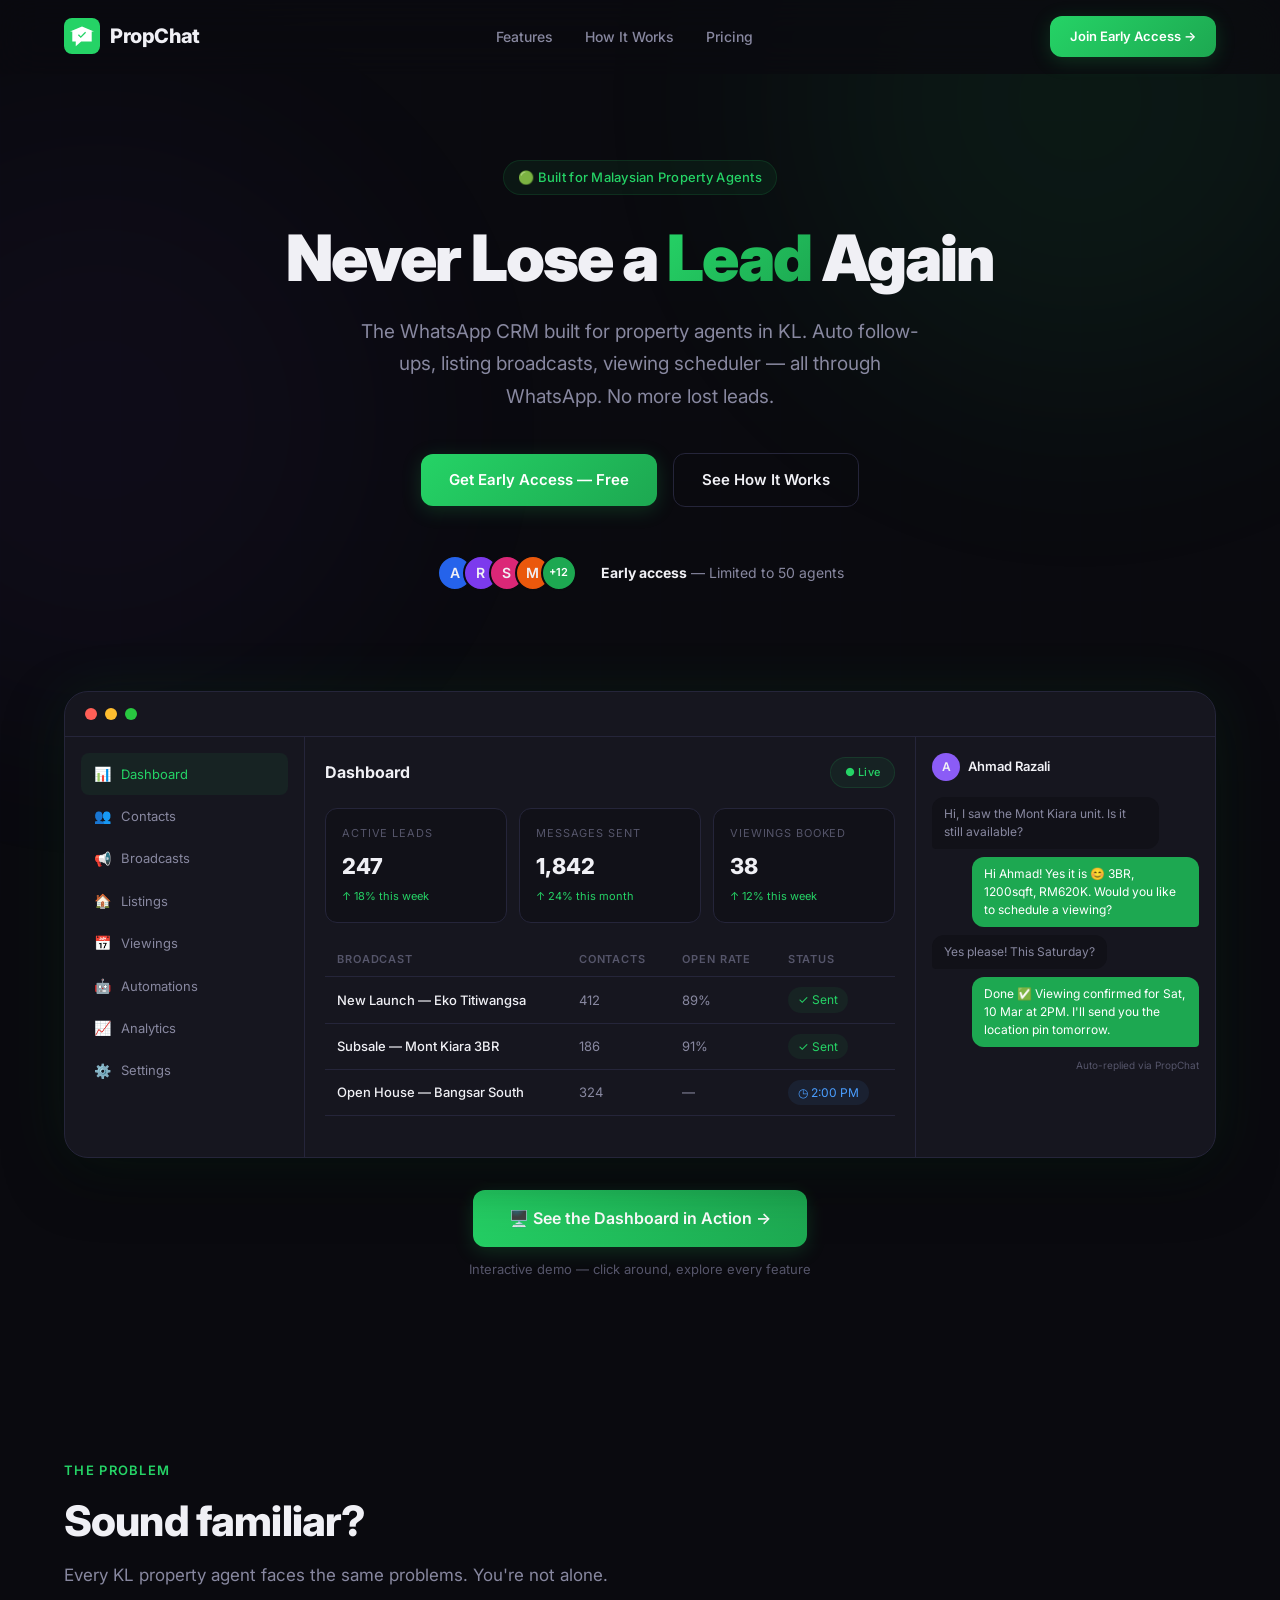
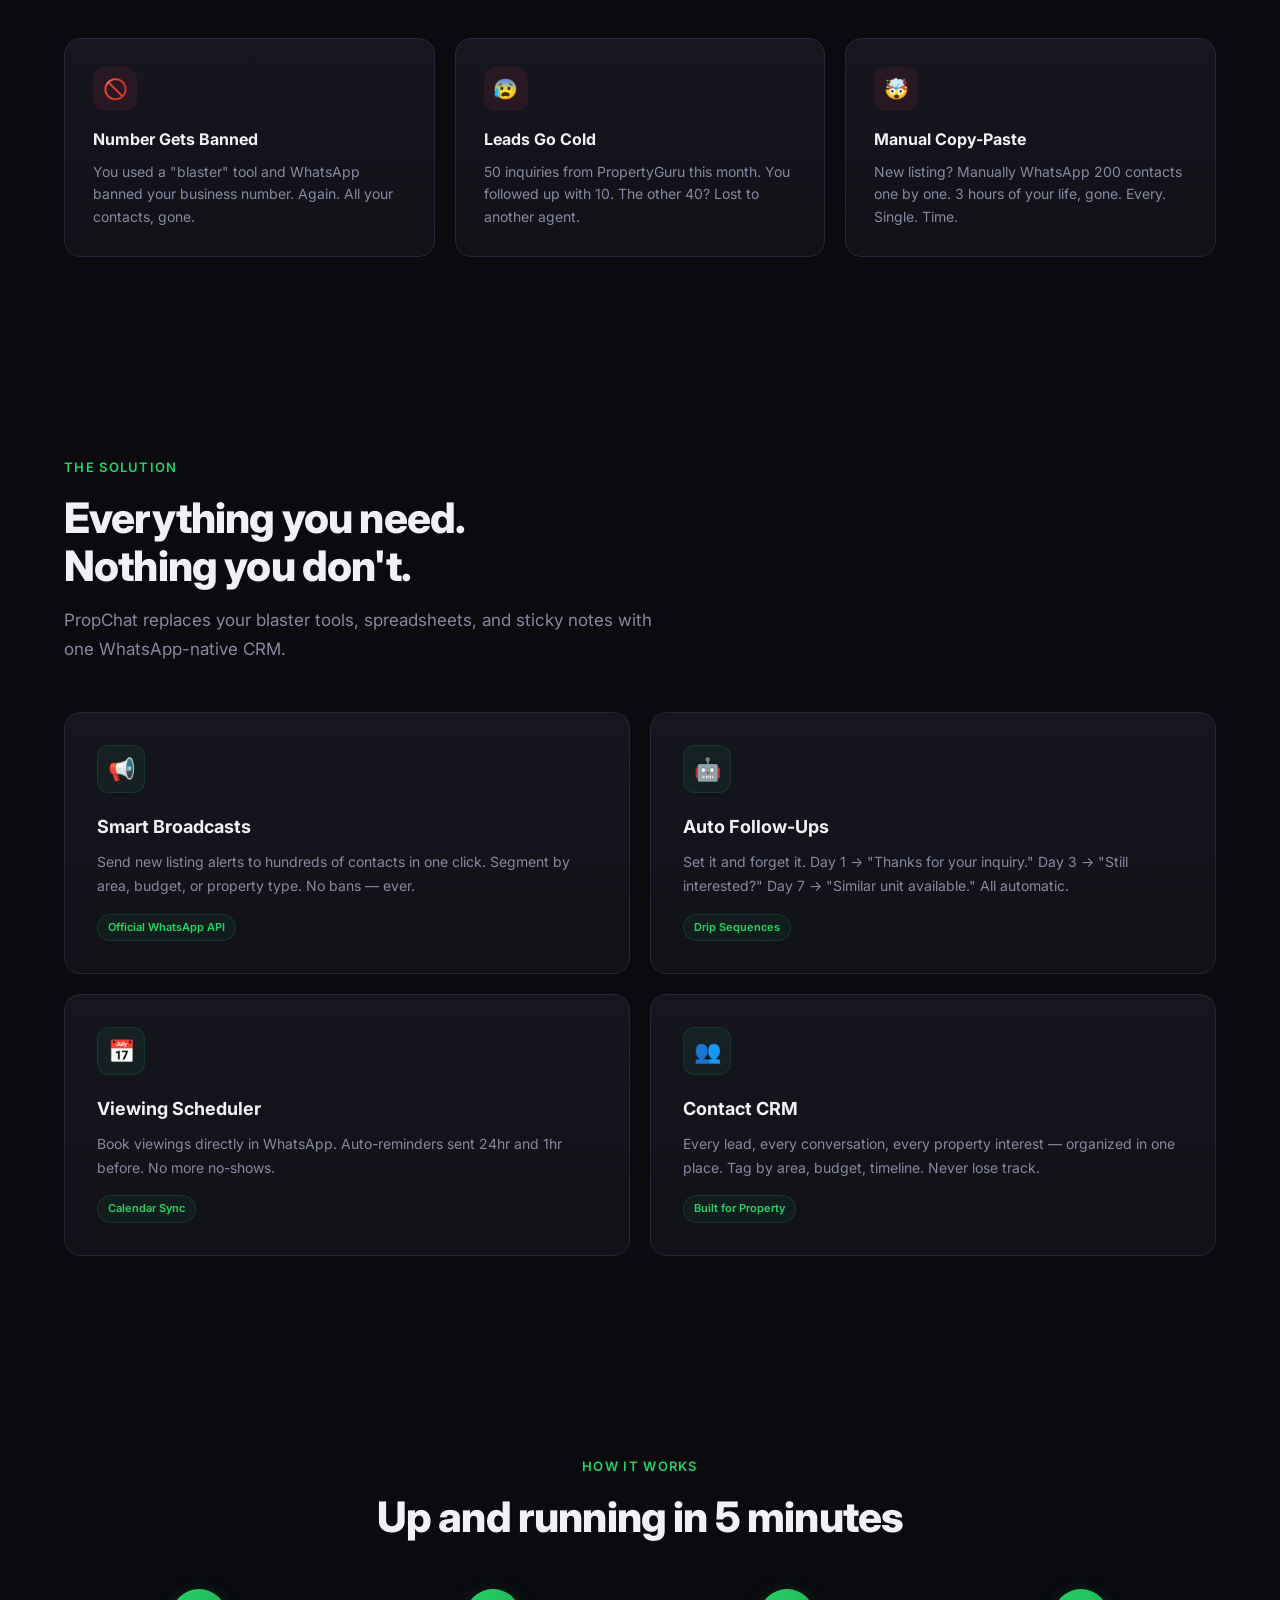
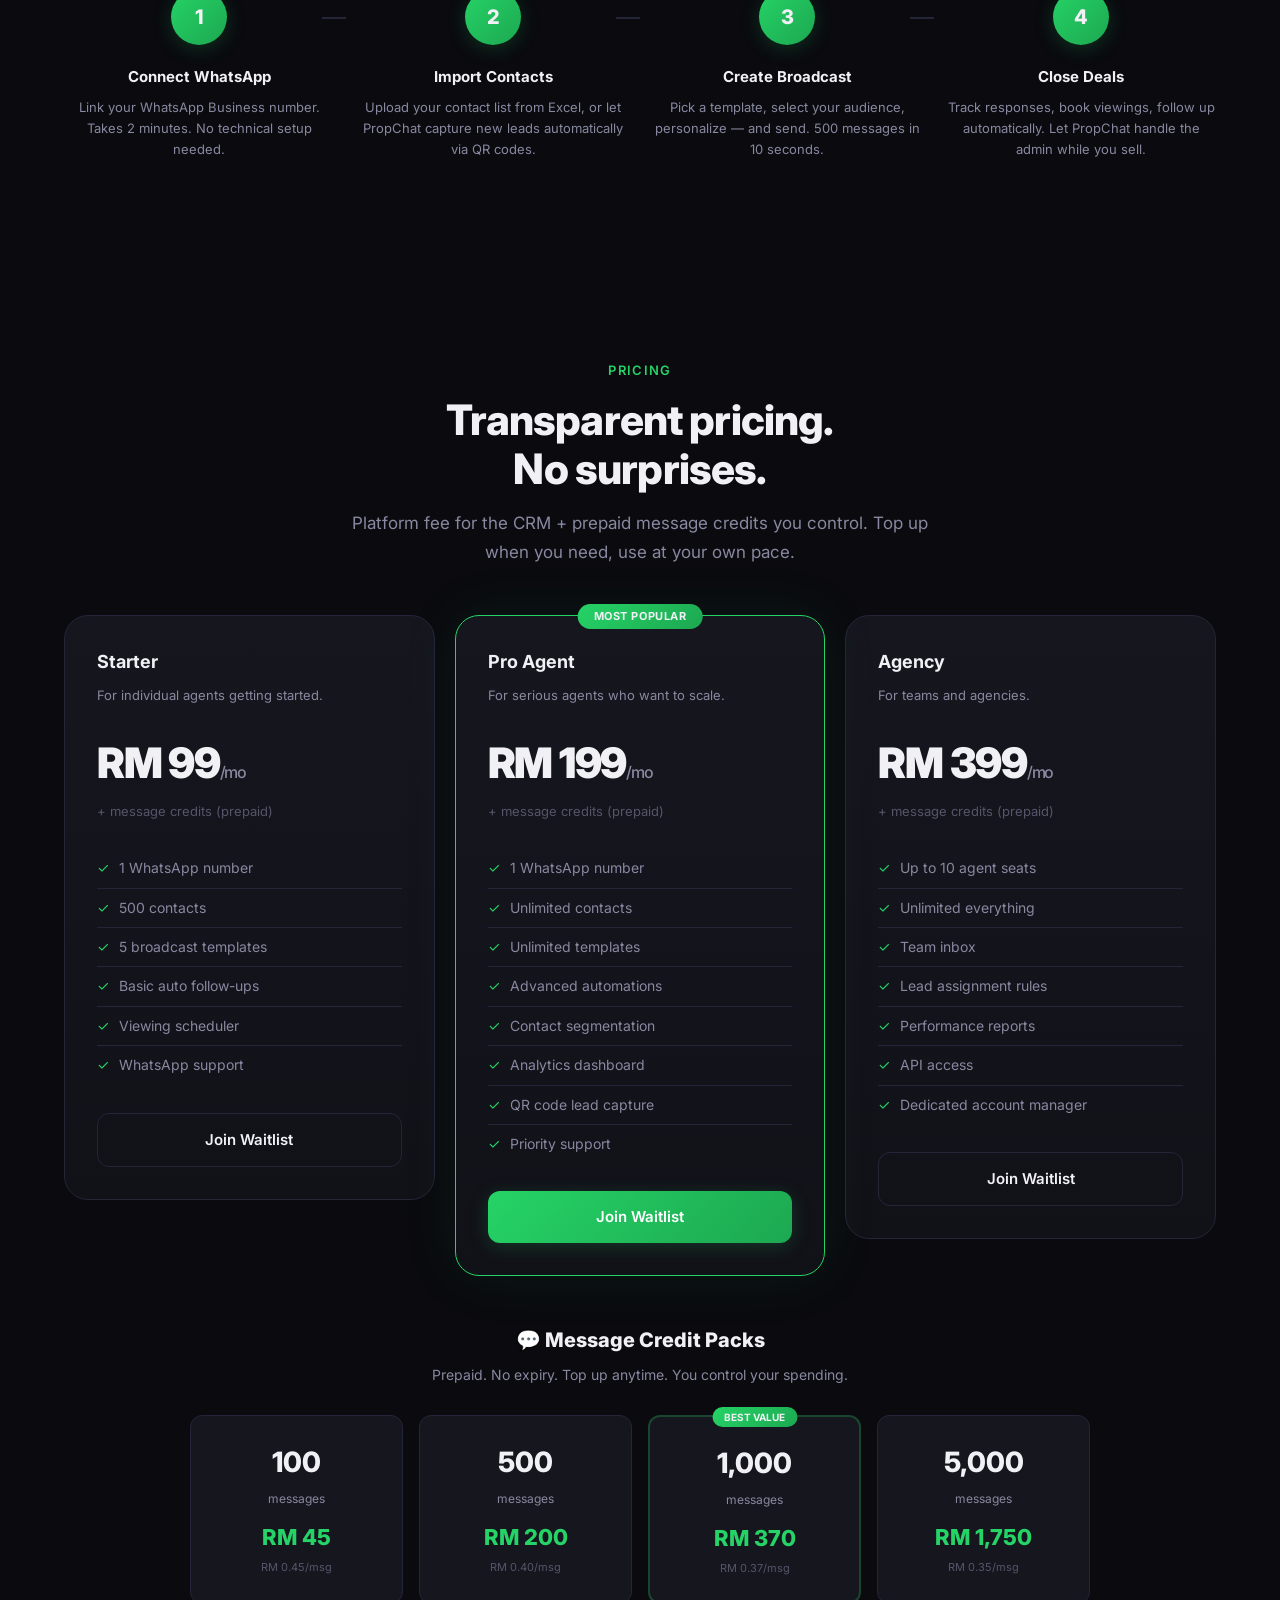
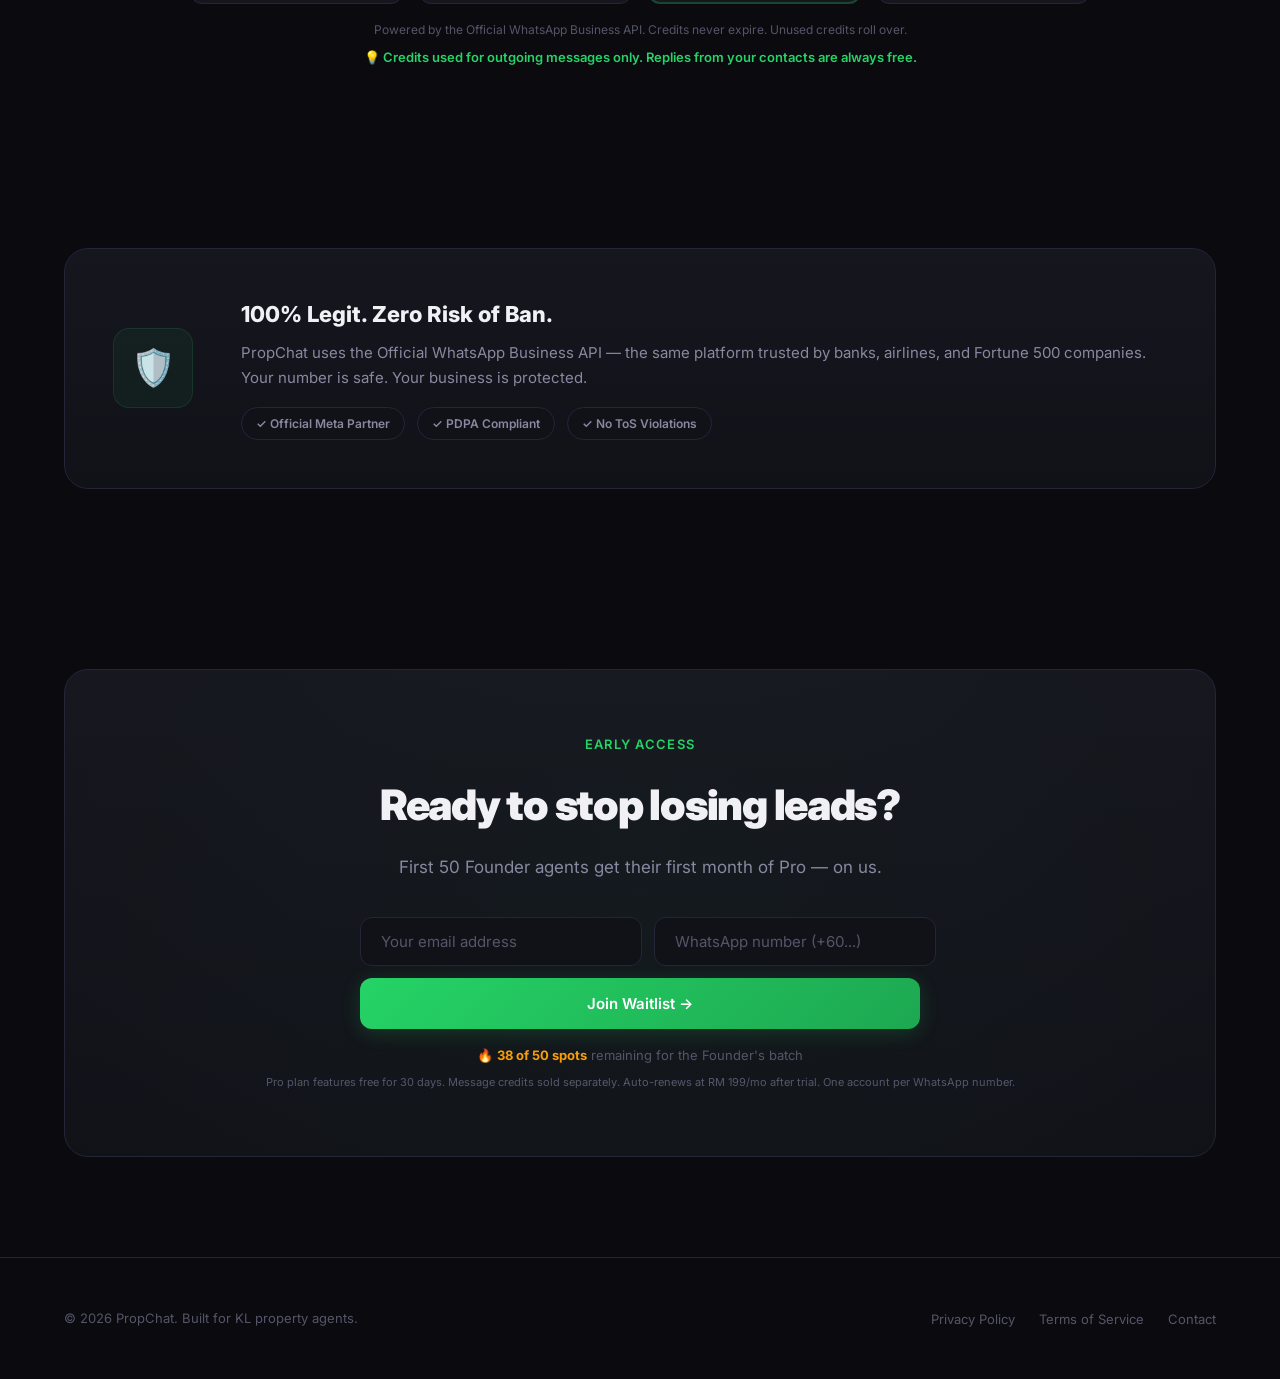
<file: index.html>
<!DOCTYPE html>
<html lang="en">

<head>
    <meta charset="UTF-8">
    <meta name="viewport" content="width=device-width, initial-scale=1.0">
    <title>PropChat — Never Lose a Lead Again | WhatsApp CRM for Property Agents</title>
    <meta name="description"
        content="PropChat is the WhatsApp CRM built for Malaysian property agents. Automate follow-ups, broadcast new listings, and never lose a lead again.">
    <link rel="icon" type="image/svg+xml" href="favicon.svg">
    <link rel="preconnect" href="https://fonts.googleapis.com">
    <link rel="preconnect" href="https://fonts.gstatic.com" crossorigin>
    <link href="https://fonts.googleapis.com/css2?family=Inter:wght@300;400;500;600;700;800;900&display=swap"
        rel="stylesheet">
    <style>
        /* ===== RESET & BASE ===== */
        *,
        *::before,
        *::after {
            margin: 0;
            padding: 0;
            box-sizing: border-box;
        }

        :root {
            --bg-primary: #0a0a0f;
            --bg-secondary: #111118;
            --bg-card: #16161f;
            --bg-card-hover: #1c1c28;
            --border: #25253a;
            --border-glow: #25d36620;
            --text-primary: #f0f0f5;
            --text-secondary: #8888a0;
            --text-muted: #55556a;
            --green-primary: #25d366;
            --green-dark: #1da851;
            --green-glow: #25d36630;
            --green-subtle: #25d36610;
            --accent-blue: #4a9eff;
            --accent-purple: #8b5cf6;
            --accent-orange: #f59e0b;
            --gradient-green: linear-gradient(135deg, #25d366, #1da851);
            --gradient-hero: linear-gradient(180deg, #0a0a0f 0%, #0d1117 50%, #0a0a0f 100%);
            --gradient-card: linear-gradient(180deg, #16161f 0%, #111118 100%);
            --radius-sm: 8px;
            --radius-md: 12px;
            --radius-lg: 16px;
            --radius-xl: 24px;
            --shadow-glow: 0 0 60px #25d36615;
            --font: 'Inter', -apple-system, BlinkMacSystemFont, sans-serif;
        }

        html {
            scroll-behavior: smooth;
        }

        body {
            font-family: var(--font);
            background: var(--bg-primary);
            color: var(--text-primary);
            line-height: 1.6;
            overflow-x: hidden;
            -webkit-font-smoothing: antialiased;
        }

        /* ===== UTILITIES ===== */
        .container {
            max-width: 1200px;
            margin: 0 auto;
            padding: 0 24px;
        }

        .badge {
            display: inline-flex;
            align-items: center;
            gap: 6px;
            padding: 6px 14px;
            border-radius: 100px;
            font-size: 13px;
            font-weight: 500;
            letter-spacing: 0.02em;
        }

        .badge--green {
            background: var(--green-subtle);
            color: var(--green-primary);
            border: 1px solid var(--border-glow);
        }

        .btn {
            display: inline-flex;
            align-items: center;
            justify-content: center;
            gap: 8px;
            padding: 14px 28px;
            border-radius: var(--radius-md);
            font-family: var(--font);
            font-size: 15px;
            font-weight: 600;
            cursor: pointer;
            transition: all 0.3s cubic-bezier(0.4, 0, 0.2, 1);
            border: none;
            text-decoration: none;
        }

        .btn--primary {
            background: var(--gradient-green);
            color: #fff;
            box-shadow: 0 4px 20px #25d36630;
        }

        .btn--primary:hover {
            transform: translateY(-2px);
            box-shadow: 0 8px 30px #25d36640;
        }

        .btn--secondary {
            background: transparent;
            color: var(--text-primary);
            border: 1px solid var(--border);
        }

        .btn--secondary:hover {
            border-color: var(--green-primary);
            background: var(--green-subtle);
        }

        .section-label {
            font-size: 13px;
            font-weight: 600;
            text-transform: uppercase;
            letter-spacing: 0.1em;
            color: var(--green-primary);
            margin-bottom: 16px;
        }

        .section-title {
            font-size: clamp(28px, 4vw, 42px);
            font-weight: 800;
            line-height: 1.15;
            margin-bottom: 16px;
            letter-spacing: -0.02em;
        }

        .section-desc {
            font-size: 17px;
            color: var(--text-secondary);
            max-width: 600px;
            line-height: 1.7;
        }

        /* ===== ANIMATED BACKGROUND ===== */
        .bg-grid {
            position: fixed;
            top: 0;
            left: 0;
            width: 100%;
            height: 100%;
            background-image:
                linear-gradient(var(--border) 1px, transparent 1px),
                linear-gradient(90deg, var(--border) 1px, transparent 1px);
            background-size: 60px 60px;
            opacity: 0.04;
            pointer-events: none;
            z-index: 0;
        }

        .bg-glow {
            position: fixed;
            width: 600px;
            height: 600px;
            border-radius: 50%;
            filter: blur(120px);
            opacity: 0.07;
            pointer-events: none;
            z-index: 0;
        }

        .bg-glow--1 {
            top: -200px;
            right: -100px;
            background: var(--green-primary);
        }

        .bg-glow--2 {
            bottom: 20%;
            left: -200px;
            background: var(--accent-purple);
            opacity: 0.04;
        }

        /* ===== NAV ===== */
        .nav {
            position: fixed;
            top: 0;
            left: 0;
            right: 0;
            z-index: 100;
            padding: 16px 0;
            background: rgba(10, 10, 15, 0.8);
            backdrop-filter: blur(20px);
            border-bottom: 1px solid transparent;
            transition: border-color 0.3s;
        }

        .nav.scrolled {
            border-bottom-color: var(--border);
        }

        .nav__inner {
            display: flex;
            align-items: center;
            justify-content: space-between;
        }

        .nav__logo {
            display: flex;
            align-items: center;
            gap: 10px;
            font-size: 20px;
            font-weight: 800;
            letter-spacing: -0.02em;
            text-decoration: none;
            color: var(--text-primary);
        }

        .nav__logo-icon {
            width: 36px;
            height: 36px;
            border-radius: var(--radius-sm);
        }

        .nav__links {
            display: flex;
            align-items: center;
            gap: 32px;
            list-style: none;
        }

        .nav__links a {
            color: var(--text-secondary);
            text-decoration: none;
            font-size: 14px;
            font-weight: 500;
            transition: color 0.2s;
        }

        .nav__links a:hover {
            color: var(--text-primary);
        }

        .nav__cta {
            display: flex;
            align-items: center;
            gap: 12px;
        }

        /* ===== HERO ===== */
        .hero {
            position: relative;
            z-index: 1;
            padding: 160px 0 100px;
            text-align: center;
        }

        .hero__badge {
            margin-bottom: 28px;
            animation: fadeInUp 0.6s ease-out;
        }

        .hero__title {
            font-size: clamp(36px, 5vw, 64px);
            font-weight: 900;
            line-height: 1.08;
            letter-spacing: -0.03em;
            margin-bottom: 24px;
            animation: fadeInUp 0.6s ease-out 0.1s both;
        }

        .hero__title span {
            background: var(--gradient-green);
            -webkit-background-clip: text;
            -webkit-text-fill-color: transparent;
            background-clip: text;
        }

        .hero__desc {
            font-size: clamp(16px, 2vw, 19px);
            color: var(--text-secondary);
            max-width: 580px;
            margin: 0 auto 40px;
            line-height: 1.7;
            animation: fadeInUp 0.6s ease-out 0.2s both;
        }

        .hero__actions {
            display: flex;
            align-items: center;
            justify-content: center;
            gap: 16px;
            margin-bottom: 48px;
            animation: fadeInUp 0.6s ease-out 0.3s both;
        }

        .hero__social-proof {
            display: flex;
            align-items: center;
            justify-content: center;
            gap: 24px;
            animation: fadeInUp 0.6s ease-out 0.4s both;
        }

        .hero__avatars {
            display: flex;
        }

        .hero__avatar {
            width: 36px;
            height: 36px;
            border-radius: 50%;
            border: 2px solid var(--bg-primary);
            margin-left: -10px;
            display: flex;
            align-items: center;
            justify-content: center;
            font-size: 14px;
            font-weight: 600;
        }

        .hero__avatar:first-child {
            margin-left: 0;
        }

        .hero__avatar--1 {
            background: #2563eb;
        }

        .hero__avatar--2 {
            background: #7c3aed;
        }

        .hero__avatar--3 {
            background: #db2777;
        }

        .hero__avatar--4 {
            background: #ea580c;
        }

        .hero__avatar--5 {
            background: var(--green-dark);
            color: #fff;
            font-size: 11px;
        }

        .hero__proof-text {
            font-size: 14px;
            color: var(--text-secondary);
        }

        .hero__proof-text strong {
            color: var(--text-primary);
        }

        /* ===== DASHBOARD PREVIEW ===== */
        .preview {
            position: relative;
            z-index: 1;
            padding: 0 0 80px;
        }

        .preview__window {
            position: relative;
            background: var(--bg-card);
            border: 1px solid var(--border);
            border-radius: var(--radius-xl);
            overflow: hidden;
            box-shadow: var(--shadow-glow), 0 20px 60px rgba(0, 0, 0, 0.4);
        }

        .preview__titlebar {
            display: flex;
            align-items: center;
            gap: 8px;
            padding: 16px 20px;
            border-bottom: 1px solid var(--border);
        }

        .preview__dot {
            width: 12px;
            height: 12px;
            border-radius: 50%;
        }

        .preview__dot--red {
            background: #ff5f57;
        }

        .preview__dot--yellow {
            background: #febd2f;
        }

        .preview__dot--green {
            background: #28c840;
        }

        .preview__content {
            display: grid;
            grid-template-columns: 240px 1fr 300px;
            min-height: 420px;
        }

        .preview__sidebar {
            border-right: 1px solid var(--border);
            padding: 16px;
        }

        .preview__sidebar-item {
            display: flex;
            align-items: center;
            gap: 10px;
            padding: 10px 12px;
            border-radius: var(--radius-sm);
            font-size: 13px;
            color: var(--text-secondary);
            cursor: default;
            transition: all 0.2s;
        }

        .preview__sidebar-item--active {
            background: var(--green-subtle);
            color: var(--green-primary);
        }

        .preview__sidebar-item .icon {
            width: 18px;
            text-align: center;
            font-size: 14px;
        }

        .preview__main {
            padding: 20px;
        }

        .preview__main-header {
            display: flex;
            align-items: center;
            justify-content: space-between;
            margin-bottom: 20px;
        }

        .preview__main-title {
            font-size: 16px;
            font-weight: 700;
        }

        .preview__stats {
            display: grid;
            grid-template-columns: repeat(3, 1fr);
            gap: 12px;
            margin-bottom: 20px;
        }

        .preview__stat {
            background: var(--bg-secondary);
            border: 1px solid var(--border);
            border-radius: var(--radius-md);
            padding: 16px;
        }

        .preview__stat-label {
            font-size: 11px;
            color: var(--text-muted);
            text-transform: uppercase;
            letter-spacing: 0.08em;
            margin-bottom: 6px;
        }

        .preview__stat-value {
            font-size: 22px;
            font-weight: 800;
        }

        .preview__stat-change {
            font-size: 11px;
            color: var(--green-primary);
            margin-top: 4px;
        }

        .preview__table {
            width: 100%;
            border-collapse: separate;
            border-spacing: 0;
        }

        .preview__table th {
            text-align: left;
            font-size: 11px;
            font-weight: 600;
            color: var(--text-muted);
            text-transform: uppercase;
            letter-spacing: 0.08em;
            padding: 8px 12px;
            border-bottom: 1px solid var(--border);
        }

        .preview__table td {
            font-size: 13px;
            padding: 10px 12px;
            border-bottom: 1px solid var(--border);
            color: var(--text-secondary);
        }

        .preview__table td:first-child {
            color: var(--text-primary);
            font-weight: 500;
        }

        .preview__status {
            display: inline-flex;
            align-items: center;
            gap: 5px;
            font-size: 12px;
            padding: 3px 10px;
            border-radius: 100px;
        }

        .preview__status--sent {
            background: var(--green-subtle);
            color: var(--green-primary);
        }

        .preview__status--scheduled {
            background: #4a9eff15;
            color: var(--accent-blue);
        }

        .preview__right-panel {
            border-left: 1px solid var(--border);
            padding: 16px;
        }

        .preview__chat-header {
            font-size: 13px;
            font-weight: 600;
            margin-bottom: 16px;
            display: flex;
            align-items: center;
            gap: 8px;
        }

        .preview__chat-avatar {
            width: 28px;
            height: 28px;
            border-radius: 50%;
            background: var(--accent-purple);
            display: flex;
            align-items: center;
            justify-content: center;
            font-size: 12px;
        }

        .preview__chat-messages {
            display: flex;
            flex-direction: column;
            gap: 8px;
        }

        .preview__chat-msg {
            padding: 8px 12px;
            border-radius: 12px;
            font-size: 12px;
            line-height: 1.5;
            max-width: 85%;
        }

        .preview__chat-msg--in {
            background: var(--bg-secondary);
            color: var(--text-secondary);
            align-self: flex-start;
            border-bottom-left-radius: 4px;
        }

        .preview__chat-msg--out {
            background: var(--green-dark);
            color: #fff;
            align-self: flex-end;
            border-bottom-right-radius: 4px;
        }

        .preview__chat-time {
            font-size: 10px;
            color: var(--text-muted);
            text-align: right;
            margin-top: 2px;
        }

        /* ===== PAIN POINTS ===== */
        .pain {
            position: relative;
            z-index: 1;
            padding: 100px 0;
        }

        .pain__grid {
            display: grid;
            grid-template-columns: repeat(3, 1fr);
            gap: 20px;
            margin-top: 48px;
        }

        .pain__card {
            background: var(--gradient-card);
            border: 1px solid var(--border);
            border-radius: var(--radius-lg);
            padding: 28px;
            transition: all 0.3s;
        }

        .pain__card:hover {
            border-color: #ff4d4d30;
            transform: translateY(-4px);
        }

        .pain__icon {
            width: 44px;
            height: 44px;
            border-radius: var(--radius-md);
            background: #ff4d4d15;
            display: flex;
            align-items: center;
            justify-content: center;
            font-size: 20px;
            margin-bottom: 16px;
        }

        .pain__card-title {
            font-size: 16px;
            font-weight: 700;
            margin-bottom: 8px;
        }

        .pain__card-desc {
            font-size: 14px;
            color: var(--text-secondary);
            line-height: 1.6;
        }

        /* ===== FEATURES ===== */
        .features {
            position: relative;
            z-index: 1;
            padding: 100px 0;
        }

        .features__grid {
            display: grid;
            grid-template-columns: repeat(2, 1fr);
            gap: 20px;
            margin-top: 48px;
        }

        .feature-card {
            background: var(--gradient-card);
            border: 1px solid var(--border);
            border-radius: var(--radius-lg);
            padding: 32px;
            transition: all 0.3s;
        }

        .feature-card:hover {
            border-color: var(--border-glow);
            transform: translateY(-4px);
            box-shadow: var(--shadow-glow);
        }

        .feature-card__icon {
            width: 48px;
            height: 48px;
            border-radius: var(--radius-md);
            background: var(--green-subtle);
            border: 1px solid var(--border-glow);
            display: flex;
            align-items: center;
            justify-content: center;
            font-size: 22px;
            margin-bottom: 20px;
        }

        .feature-card__title {
            font-size: 18px;
            font-weight: 700;
            margin-bottom: 8px;
        }

        .feature-card__desc {
            font-size: 14px;
            color: var(--text-secondary);
            line-height: 1.7;
        }

        .feature-card__tag {
            display: inline-block;
            margin-top: 16px;
            padding: 4px 10px;
            border-radius: 100px;
            font-size: 11px;
            font-weight: 600;
            background: var(--green-subtle);
            color: var(--green-primary);
            border: 1px solid var(--border-glow);
        }

        /* ===== HOW IT WORKS ===== */
        .how {
            position: relative;
            z-index: 1;
            padding: 100px 0;
        }

        .how__steps {
            display: grid;
            grid-template-columns: repeat(4, 1fr);
            gap: 24px;
            margin-top: 48px;
        }

        .how__step {
            text-align: center;
            position: relative;
        }

        .how__step-number {
            width: 56px;
            height: 56px;
            border-radius: 50%;
            background: var(--gradient-green);
            display: flex;
            align-items: center;
            justify-content: center;
            font-size: 20px;
            font-weight: 800;
            margin: 0 auto 20px;
            box-shadow: 0 4px 20px #25d36630;
        }

        .how__step-title {
            font-size: 15px;
            font-weight: 700;
            margin-bottom: 8px;
        }

        .how__step-desc {
            font-size: 13px;
            color: var(--text-secondary);
            line-height: 1.6;
        }

        .how__step::after {
            content: '';
            position: absolute;
            top: 28px;
            right: -12px;
            width: 24px;
            height: 2px;
            background: var(--border);
        }

        .how__step:last-child::after {
            display: none;
        }

        /* ===== PRICING ===== */
        .pricing {
            position: relative;
            z-index: 1;
            padding: 100px 0;
        }

        .pricing__grid {
            display: grid;
            grid-template-columns: repeat(3, 1fr);
            gap: 20px;
            margin-top: 48px;
            align-items: start;
        }

        .pricing-card {
            background: var(--gradient-card);
            border: 1px solid var(--border);
            border-radius: var(--radius-xl);
            padding: 32px;
            transition: all 0.3s;
        }

        .pricing-card--featured {
            border-color: var(--green-primary);
            position: relative;
            box-shadow: var(--shadow-glow);
        }

        .pricing-card--featured::before {
            content: 'MOST POPULAR';
            position: absolute;
            top: -12px;
            left: 50%;
            transform: translateX(-50%);
            background: var(--gradient-green);
            padding: 4px 16px;
            border-radius: 100px;
            font-size: 11px;
            font-weight: 700;
            letter-spacing: 0.05em;
        }

        .pricing-card:hover {
            transform: translateY(-4px);
        }

        .pricing-card__name {
            font-size: 18px;
            font-weight: 700;
            margin-bottom: 8px;
        }

        .pricing-card__desc {
            font-size: 13px;
            color: var(--text-secondary);
            margin-bottom: 24px;
        }

        .pricing-card__price {
            font-size: 42px;
            font-weight: 900;
            letter-spacing: -0.03em;
            margin-bottom: 4px;
        }

        .pricing-card__price span {
            font-size: 16px;
            font-weight: 500;
            color: var(--text-secondary);
        }

        .pricing-card__period {
            font-size: 13px;
            color: var(--text-muted);
            margin-bottom: 28px;
        }

        .pricing-card__features {
            list-style: none;
            margin-bottom: 28px;
        }

        .pricing-card__features li {
            display: flex;
            align-items: center;
            gap: 10px;
            font-size: 14px;
            color: var(--text-secondary);
            padding: 8px 0;
            border-bottom: 1px solid var(--border);
        }

        .pricing-card__features li:last-child {
            border-bottom: none;
        }

        .pricing-card__features .check {
            color: var(--green-primary);
            font-size: 14px;
        }

        .pricing-card .btn {
            width: 100%;
        }

        /* ===== COMPLIANCE BANNER ===== */
        .compliance {
            position: relative;
            z-index: 1;
            padding: 80px 0;
        }

        .compliance__inner {
            background: var(--gradient-card);
            border: 1px solid var(--border);
            border-radius: var(--radius-xl);
            padding: 48px;
            display: flex;
            align-items: center;
            gap: 48px;
        }

        .compliance__icon {
            flex-shrink: 0;
            width: 80px;
            height: 80px;
            border-radius: var(--radius-lg);
            background: var(--green-subtle);
            border: 1px solid var(--border-glow);
            display: flex;
            align-items: center;
            justify-content: center;
            font-size: 36px;
        }

        .compliance__text h3 {
            font-size: 22px;
            font-weight: 800;
            margin-bottom: 8px;
        }

        .compliance__text p {
            font-size: 15px;
            color: var(--text-secondary);
            line-height: 1.7;
        }

        .compliance__badges {
            display: flex;
            gap: 12px;
            margin-top: 16px;
        }

        .compliance__badge {
            display: flex;
            align-items: center;
            gap: 6px;
            padding: 6px 14px;
            border-radius: 100px;
            font-size: 12px;
            font-weight: 600;
            background: var(--bg-secondary);
            border: 1px solid var(--border);
            color: var(--text-secondary);
        }

        /* ===== CTA ===== */
        .cta {
            position: relative;
            z-index: 1;
            padding: 100px 0;
            text-align: center;
        }

        .cta__inner {
            position: relative;
            background: var(--gradient-card);
            border: 1px solid var(--border);
            border-radius: var(--radius-xl);
            padding: 64px 48px;
            overflow: hidden;
        }

        .cta__inner::before {
            content: '';
            position: absolute;
            top: -50%;
            left: -50%;
            width: 200%;
            height: 200%;
            background: radial-gradient(circle at center, #25d36608, transparent 60%);
            pointer-events: none;
        }

        .cta__title {
            font-size: clamp(28px, 4vw, 42px);
            font-weight: 900;
            letter-spacing: -0.03em;
            margin-bottom: 16px;
            position: relative;
        }

        .cta__desc {
            font-size: 17px;
            color: var(--text-secondary);
            margin-bottom: 36px;
            position: relative;
        }

        .cta__form {
            display: flex;
            flex-direction: column;
            align-items: center;
            gap: 12px;
            max-width: 560px;
            margin: 0 auto;
            position: relative;
        }

        .cta__fields {
            display: flex;
            gap: 12px;
            width: 100%;
        }

        .cta__input {
            flex: 1;
            padding: 14px 20px;
            border-radius: var(--radius-md);
            border: 1px solid var(--border);
            background: var(--bg-secondary);
            color: var(--text-primary);
            font-family: var(--font);
            font-size: 15px;
            outline: none;
            transition: border-color 0.3s;
        }

        .cta__input:focus {
            border-color: var(--green-primary);
        }

        .cta__input::placeholder {
            color: var(--text-muted);
        }

        .cta__spots {
            font-size: 13px;
            color: var(--text-muted);
            margin-top: 16px;
            position: relative;
        }

        .cta__spots strong {
            color: var(--accent-orange);
        }

        /* ===== FOOTER ===== */
        .footer {
            position: relative;
            z-index: 1;
            padding: 48px 0;
            border-top: 1px solid var(--border);
        }

        .footer__inner {
            display: flex;
            align-items: center;
            justify-content: space-between;
        }

        .footer__copy {
            font-size: 13px;
            color: var(--text-muted);
        }

        .footer__links {
            display: flex;
            gap: 24px;
            list-style: none;
        }

        .footer__links a {
            font-size: 13px;
            color: var(--text-muted);
            text-decoration: none;
            transition: color 0.2s;
        }

        .footer__links a:hover {
            color: var(--text-secondary);
        }

        /* ===== ANIMATIONS ===== */
        @keyframes fadeInUp {
            from {
                opacity: 0;
                transform: translateY(24px);
            }

            to {
                opacity: 1;
                transform: translateY(0);
            }
        }

        .fade-in {
            opacity: 0;
            transform: translateY(24px);
            transition: all 0.6s cubic-bezier(0.4, 0, 0.2, 1);
        }

        .fade-in.visible {
            opacity: 1;
            transform: translateY(0);
        }

        /* ===== MOBILE ===== */
        @media (max-width: 1024px) {
            .preview__content {
                grid-template-columns: 1fr;
            }

            .preview__sidebar,
            .preview__right-panel {
                display: none;
            }

            .features__grid,
            .pricing__grid {
                grid-template-columns: 1fr;
                max-width: 480px;
                margin-left: auto;
                margin-right: auto;
            }

            .pain__grid {
                grid-template-columns: 1fr;
                max-width: 480px;
                margin-left: auto;
                margin-right: auto;
            }

            .how__steps {
                grid-template-columns: repeat(2, 1fr);
            }

            .how__step::after {
                display: none;
            }

            .compliance__inner {
                flex-direction: column;
                text-align: center;
                padding: 32px;
            }

            .compliance__badges {
                justify-content: center;
            }
        }

        @media (max-width: 768px) {
            .nav__links {
                display: none;
            }

            .hero {
                padding: 130px 0 60px;
            }

            .hero__actions {
                flex-direction: column;
            }

            .hero__actions .btn {
                width: 100%;
            }

            .how__steps {
                grid-template-columns: 1fr;
                max-width: 320px;
                margin-left: auto;
                margin-right: auto;
            }

            .cta__form {
                flex-direction: column;
            }

            .cta__form .btn {
                width: 100%;
            }

            .cta__input {
                width: 100%;
            }

            .footer__inner {
                flex-direction: column;
                gap: 16px;
                text-align: center;
            }
        }

        /* ===== SCROLL COUNTER ANIMATION ===== */
        .count-up {
            display: inline-block;
        }
    </style>
</head>

<body>
    <!-- Background effects -->
    <div class="bg-grid"></div>
    <div class="bg-glow bg-glow--1"></div>
    <div class="bg-glow bg-glow--2"></div>

    <!-- Navigation -->
    <nav class="nav" id="nav">
        <div class="container nav__inner">
            <a href="#" class="nav__logo">
                <img src="favicon.svg" alt="PropChat" class="nav__logo-icon">
                PropChat
            </a>
            <ul class="nav__links">
                <li><a href="#features">Features</a></li>
                <li><a href="#how">How It Works</a></li>
                <li><a href="#pricing">Pricing</a></li>
            </ul>
            <div class="nav__cta">
                <a href="#waitlist" class="btn btn--primary" style="padding: 10px 20px; font-size: 13px;">Join Early
                    Access →</a>
            </div>
        </div>
    </nav>

    <!-- Hero -->
    <section class="hero">
        <div class="container">
            <div class="hero__badge">
                <span class="badge badge--green">
                    🟢 Built for Malaysian Property Agents
                </span>
            </div>
            <h1 class="hero__title">Never Lose a <span>Lead</span> Again</h1>
            <p class="hero__desc">
                The WhatsApp CRM built for property agents in KL. Auto follow-ups, listing broadcasts, viewing scheduler
                — all through WhatsApp. No more lost leads.
            </p>
            <div class="hero__actions">
                <a href="#waitlist" class="btn btn--primary">Get Early Access — Free</a>
                <a href="#features" class="btn btn--secondary">See How It Works</a>
            </div>
            <div class="hero__social-proof">
                <div class="hero__avatars">
                    <div class="hero__avatar hero__avatar--1">A</div>
                    <div class="hero__avatar hero__avatar--2">R</div>
                    <div class="hero__avatar hero__avatar--3">S</div>
                    <div class="hero__avatar hero__avatar--4">M</div>
                    <div class="hero__avatar hero__avatar--5">+12</div>
                </div>
                <p class="hero__proof-text">
                    <strong>Early access</strong> — Limited to 50 agents
                </p>
            </div>
        </div>
    </section>

    <!-- Dashboard Preview -->
    <section class="preview">
        <div class="container">
            <div class="preview__window fade-in">
                <div class="preview__titlebar">
                    <div class="preview__dot preview__dot--red"></div>
                    <div class="preview__dot preview__dot--yellow"></div>
                    <div class="preview__dot preview__dot--green"></div>
                </div>
                <div class="preview__content">
                    <!-- Sidebar -->
                    <div class="preview__sidebar">
                        <div class="preview__sidebar-item preview__sidebar-item--active">
                            <span class="icon">📊</span> Dashboard
                        </div>
                        <div class="preview__sidebar-item">
                            <span class="icon">👥</span> Contacts
                        </div>
                        <div class="preview__sidebar-item">
                            <span class="icon">📢</span> Broadcasts
                        </div>
                        <div class="preview__sidebar-item">
                            <span class="icon">🏠</span> Listings
                        </div>
                        <div class="preview__sidebar-item">
                            <span class="icon">📅</span> Viewings
                        </div>
                        <div class="preview__sidebar-item">
                            <span class="icon">🤖</span> Automations
                        </div>
                        <div class="preview__sidebar-item">
                            <span class="icon">📈</span> Analytics
                        </div>
                        <div class="preview__sidebar-item">
                            <span class="icon">⚙️</span> Settings
                        </div>
                    </div>

                    <!-- Main Content -->
                    <div class="preview__main">
                        <div class="preview__main-header">
                            <h3 class="preview__main-title">Dashboard</h3>
                            <span class="badge badge--green" style="font-size: 11px;">● Live</span>
                        </div>
                        <div class="preview__stats">
                            <div class="preview__stat">
                                <div class="preview__stat-label">Active Leads</div>
                                <div class="preview__stat-value">247</div>
                                <div class="preview__stat-change">↑ 18% this week</div>
                            </div>
                            <div class="preview__stat">
                                <div class="preview__stat-label">Messages Sent</div>
                                <div class="preview__stat-value">1,842</div>
                                <div class="preview__stat-change">↑ 24% this month</div>
                            </div>
                            <div class="preview__stat">
                                <div class="preview__stat-label">Viewings Booked</div>
                                <div class="preview__stat-value">38</div>
                                <div class="preview__stat-change">↑ 12% this week</div>
                            </div>
                        </div>
                        <table class="preview__table">
                            <thead>
                                <tr>
                                    <th>Broadcast</th>
                                    <th>Contacts</th>
                                    <th>Open Rate</th>
                                    <th>Status</th>
                                </tr>
                            </thead>
                            <tbody>
                                <tr>
                                    <td>New Launch — Eko Titiwangsa</td>
                                    <td>412</td>
                                    <td>89%</td>
                                    <td><span class="preview__status preview__status--sent">✓ Sent</span></td>
                                </tr>
                                <tr>
                                    <td>Subsale — Mont Kiara 3BR</td>
                                    <td>186</td>
                                    <td>91%</td>
                                    <td><span class="preview__status preview__status--sent">✓ Sent</span></td>
                                </tr>
                                <tr>
                                    <td>Open House — Bangsar South</td>
                                    <td>324</td>
                                    <td>—</td>
                                    <td><span class="preview__status preview__status--scheduled">◷ 2:00 PM</span></td>
                                </tr>
                            </tbody>
                        </table>
                    </div>

                    <!-- Right Panel - Chat -->
                    <div class="preview__right-panel">
                        <div class="preview__chat-header">
                            <div class="preview__chat-avatar">A</div>
                            Ahmad Razali
                        </div>
                        <div class="preview__chat-messages">
                            <div class="preview__chat-msg preview__chat-msg--in">
                                Hi, I saw the Mont Kiara unit. Is it still available?
                            </div>
                            <div class="preview__chat-msg preview__chat-msg--out">
                                Hi Ahmad! Yes it is 😊 3BR, 1200sqft, RM620K. Would you like to schedule a viewing?
                            </div>
                            <div class="preview__chat-msg preview__chat-msg--in">
                                Yes please! This Saturday?
                            </div>
                            <div class="preview__chat-msg preview__chat-msg--out">
                                Done ✅ Viewing confirmed for Sat, 10 Mar at 2PM. I'll send you the location pin
                                tomorrow.
                            </div>
                            <div class="preview__chat-time">Auto-replied via PropChat</div>
                        </div>
                    </div>
                </div>
            </div>
            <div style="text-align:center; margin-top:32px;">
                <a href="dashboard.html" class="btn btn--primary" style="padding:16px 36px; font-size:16px; gap:10px;">
                    🖥️ See the Dashboard in Action →
                </a>
                <p style="font-size:13px; color:#55556a; margin-top:12px;">Interactive demo — click around, explore
                    every feature</p>
            </div>
        </div>
    </section>

    <!-- Pain Points -->
    <section class="pain">
        <div class="container">
            <p class="section-label">The Problem</p>
            <h2 class="section-title">Sound familiar?</h2>
            <p class="section-desc">Every KL property agent faces the same problems. You're not alone.</p>
            <div class="pain__grid fade-in">
                <div class="pain__card">
                    <div class="pain__icon">🚫</div>
                    <h3 class="pain__card-title">Number Gets Banned</h3>
                    <p class="pain__card-desc">You used a "blaster" tool and WhatsApp banned your business number.
                        Again. All your contacts, gone.</p>
                </div>
                <div class="pain__card">
                    <div class="pain__icon">😰</div>
                    <h3 class="pain__card-title">Leads Go Cold</h3>
                    <p class="pain__card-desc">50 inquiries from PropertyGuru this month. You followed up with 10. The
                        other 40? Lost to another agent.</p>
                </div>
                <div class="pain__card">
                    <div class="pain__icon">🤯</div>
                    <h3 class="pain__card-title">Manual Copy-Paste</h3>
                    <p class="pain__card-desc">New listing? Manually WhatsApp 200 contacts one by one. 3 hours of your
                        life, gone. Every. Single. Time.</p>
                </div>
            </div>
        </div>
    </section>

    <!-- Features -->
    <section class="features" id="features">
        <div class="container">
            <p class="section-label">The Solution</p>
            <h2 class="section-title">Everything you need.<br>Nothing you don't.</h2>
            <p class="section-desc">PropChat replaces your blaster tools, spreadsheets, and sticky notes with one
                WhatsApp-native CRM.</p>
            <div class="features__grid fade-in">
                <div class="feature-card">
                    <div class="feature-card__icon">📢</div>
                    <h3 class="feature-card__title">Smart Broadcasts</h3>
                    <p class="feature-card__desc">Send new listing alerts to hundreds of contacts in one click. Segment
                        by area, budget, or property type. No bans — ever.</p>
                    <span class="feature-card__tag">Official WhatsApp API</span>
                </div>
                <div class="feature-card">
                    <div class="feature-card__icon">🤖</div>
                    <h3 class="feature-card__title">Auto Follow-Ups</h3>
                    <p class="feature-card__desc">Set it and forget it. Day 1 → "Thanks for your inquiry." Day 3 →
                        "Still interested?" Day 7 → "Similar unit available." All automatic.</p>
                    <span class="feature-card__tag">Drip Sequences</span>
                </div>
                <div class="feature-card">
                    <div class="feature-card__icon">📅</div>
                    <h3 class="feature-card__title">Viewing Scheduler</h3>
                    <p class="feature-card__desc">Book viewings directly in WhatsApp. Auto-reminders sent 24hr and 1hr
                        before. No more no-shows.</p>
                    <span class="feature-card__tag">Calendar Sync</span>
                </div>
                <div class="feature-card">
                    <div class="feature-card__icon">👥</div>
                    <h3 class="feature-card__title">Contact CRM</h3>
                    <p class="feature-card__desc">Every lead, every conversation, every property interest — organized in
                        one place. Tag by area, budget, timeline. Never lose track.</p>
                    <span class="feature-card__tag">Built for Property</span>
                </div>
            </div>
        </div>
    </section>

    <!-- How It Works -->
    <section class="how" id="how">
        <div class="container">
            <p class="section-label" style="text-align:center;">How It Works</p>
            <h2 class="section-title" style="text-align:center;">Up and running in 5 minutes</h2>
            <div class="how__steps fade-in">
                <div class="how__step">
                    <div class="how__step-number">1</div>
                    <h4 class="how__step-title">Connect WhatsApp</h4>
                    <p class="how__step-desc">Link your WhatsApp Business number. Takes 2 minutes. No technical setup
                        needed.</p>
                </div>
                <div class="how__step">
                    <div class="how__step-number">2</div>
                    <h4 class="how__step-title">Import Contacts</h4>
                    <p class="how__step-desc">Upload your contact list from Excel, or let PropChat capture new leads
                        automatically via QR codes.</p>
                </div>
                <div class="how__step">
                    <div class="how__step-number">3</div>
                    <h4 class="how__step-title">Create Broadcast</h4>
                    <p class="how__step-desc">Pick a template, select your audience, personalize — and send. 500
                        messages in 10 seconds.</p>
                </div>
                <div class="how__step">
                    <div class="how__step-number">4</div>
                    <h4 class="how__step-title">Close Deals</h4>
                    <p class="how__step-desc">Track responses, book viewings, follow up automatically. Let PropChat
                        handle the admin while you sell.</p>
                </div>
            </div>
        </div>
    </section>

    <!-- Pricing -->
    <section class="pricing" id="pricing">
        <div class="container">
            <p class="section-label" style="text-align:center;">Pricing</p>
            <h2 class="section-title" style="text-align:center;">Transparent pricing.<br>No surprises.</h2>
            <p class="section-desc" style="text-align:center; margin: 0 auto 20px;">Platform fee for the CRM + prepaid
                message credits you control. Top up when you need, use at your own pace.</p>

            <!-- Pricing Cards -->
            <div class="pricing__grid fade-in">
                <!-- Starter -->
                <div class="pricing-card">
                    <h3 class="pricing-card__name">Starter</h3>
                    <p class="pricing-card__desc">For individual agents getting started.</p>
                    <div class="pricing-card__price">RM 99<span>/mo</span></div>
                    <p class="pricing-card__period">+ message credits (prepaid)</p>
                    <ul class="pricing-card__features">
                        <li><span class="check">✓</span> 1 WhatsApp number</li>
                        <li><span class="check">✓</span> 500 contacts</li>
                        <li><span class="check">✓</span> 5 broadcast templates</li>
                        <li><span class="check">✓</span> Basic auto follow-ups</li>
                        <li><span class="check">✓</span> Viewing scheduler</li>
                        <li><span class="check">✓</span> WhatsApp support</li>
                    </ul>
                    <a href="#waitlist" class="btn btn--secondary">Join Waitlist</a>
                </div>

                <!-- Pro -->
                <div class="pricing-card pricing-card--featured">
                    <h3 class="pricing-card__name">Pro Agent</h3>
                    <p class="pricing-card__desc">For serious agents who want to scale.</p>
                    <div class="pricing-card__price">RM 199<span>/mo</span></div>
                    <p class="pricing-card__period">+ message credits (prepaid)</p>
                    <ul class="pricing-card__features">
                        <li><span class="check">✓</span> 1 WhatsApp number</li>
                        <li><span class="check">✓</span> Unlimited contacts</li>
                        <li><span class="check">✓</span> Unlimited templates</li>
                        <li><span class="check">✓</span> Advanced automations</li>
                        <li><span class="check">✓</span> Contact segmentation</li>
                        <li><span class="check">✓</span> Analytics dashboard</li>
                        <li><span class="check">✓</span> QR code lead capture</li>
                        <li><span class="check">✓</span> Priority support</li>
                    </ul>
                    <a href="#waitlist" class="btn btn--primary">Join Waitlist</a>
                </div>

                <!-- Agency -->
                <div class="pricing-card">
                    <h3 class="pricing-card__name">Agency</h3>
                    <p class="pricing-card__desc">For teams and agencies.</p>
                    <div class="pricing-card__price">RM 399<span>/mo</span></div>
                    <p class="pricing-card__period">+ message credits (prepaid)</p>
                    <ul class="pricing-card__features">
                        <li><span class="check">✓</span> Up to 10 agent seats</li>
                        <li><span class="check">✓</span> Unlimited everything</li>
                        <li><span class="check">✓</span> Team inbox</li>
                        <li><span class="check">✓</span> Lead assignment rules</li>
                        <li><span class="check">✓</span> Performance reports</li>
                        <li><span class="check">✓</span> API access</li>
                        <li><span class="check">✓</span> Dedicated account manager</li>
                    </ul>
                    <a href="#waitlist" class="btn btn--secondary">Join Waitlist</a>
                </div>
            </div>

            <!-- Message Credit Packs -->
            <div class="credit-packs fade-in" style="margin-top:48px;">
                <h3 style="text-align:center; font-size:20px; font-weight:800; margin-bottom:8px;">💬 Message Credit
                    Packs</h3>
                <p style="text-align:center; font-size:14px; color:#8888a0; margin-bottom:28px;">Prepaid. No expiry. Top
                    up anytime. You control your spending.</p>
                <div
                    style="display:grid; grid-template-columns:repeat(4,1fr); gap:16px; max-width:900px; margin:0 auto;">
                    <div
                        style="background:#16161f; border:1px solid #25253a; border-radius:12px; padding:24px; text-align:center;">
                        <div style="font-size:28px; font-weight:800; margin-bottom:4px;">100</div>
                        <div style="font-size:12px; color:#8888a0; margin-bottom:12px;">messages</div>
                        <div style="font-size:22px; font-weight:800; color:#25d366;">RM 45</div>
                        <div style="font-size:11px; color:#55556a; margin-top:4px;">RM 0.45/msg</div>
                    </div>
                    <div
                        style="background:#16161f; border:1px solid #25253a; border-radius:12px; padding:24px; text-align:center;">
                        <div style="font-size:28px; font-weight:800; margin-bottom:4px;">500</div>
                        <div style="font-size:12px; color:#8888a0; margin-bottom:12px;">messages</div>
                        <div style="font-size:22px; font-weight:800; color:#25d366;">RM 200</div>
                        <div style="font-size:11px; color:#55556a; margin-top:4px;">RM 0.40/msg</div>
                    </div>
                    <div
                        style="background:#16161f; border:2px solid #25d36640; border-radius:12px; padding:24px; text-align:center; position:relative;">
                        <div
                            style="position:absolute; top:-10px; left:50%; transform:translateX(-50%); background:linear-gradient(135deg,#25d366,#1da851); padding:2px 12px; border-radius:100px; font-size:10px; font-weight:700;">
                            BEST VALUE</div>
                        <div style="font-size:28px; font-weight:800; margin-bottom:4px;">1,000</div>
                        <div style="font-size:12px; color:#8888a0; margin-bottom:12px;">messages</div>
                        <div style="font-size:22px; font-weight:800; color:#25d366;">RM 370</div>
                        <div style="font-size:11px; color:#55556a; margin-top:4px;">RM 0.37/msg</div>
                    </div>
                    <div
                        style="background:#16161f; border:1px solid #25253a; border-radius:12px; padding:24px; text-align:center;">
                        <div style="font-size:28px; font-weight:800; margin-bottom:4px;">5,000</div>
                        <div style="font-size:12px; color:#8888a0; margin-bottom:12px;">messages</div>
                        <div style="font-size:22px; font-weight:800; color:#25d366;">RM 1,750</div>
                        <div style="font-size:11px; color:#55556a; margin-top:4px;">RM 0.35/msg</div>
                    </div>
                </div>
                <p style="text-align:center; font-size:12px; color:#55556a; margin-top:16px;">Powered by the Official
                    WhatsApp Business API. Credits never expire. Unused credits roll over.</p>
                <p style="text-align:center; font-size:13px; color:#25d366; margin-top:8px; font-weight:600;">💡 Credits
                    used for outgoing messages only. Replies from your contacts are always free.</p>
            </div>
        </div>
    </section>

    <!-- Compliance Banner -->
    <section class="compliance">
        <div class="container">
            <div class="compliance__inner fade-in">
                <div class="compliance__icon">🛡️</div>
                <div class="compliance__text">
                    <h3>100% Legit. Zero Risk of Ban.</h3>
                    <p>PropChat uses the Official WhatsApp Business API — the same platform trusted by banks, airlines,
                        and Fortune 500 companies. Your number is safe. Your business is protected.</p>
                    <div class="compliance__badges">
                        <span class="compliance__badge">✓ Official Meta Partner</span>
                        <span class="compliance__badge">✓ PDPA Compliant</span>
                        <span class="compliance__badge">✓ No ToS Violations</span>
                    </div>
                </div>
            </div>
        </div>
    </section>

    <!-- CTA / Waitlist -->
    <section class="cta" id="waitlist">
        <div class="container">
            <div class="cta__inner">
                <p class="section-label">Early Access</p>
                <h2 class="cta__title">Ready to stop losing leads?</h2>
                <p class="cta__desc">First 50 Founder agents get their first month of Pro — on us.</p>
                <form class="cta__form" onsubmit="handleSubmit(event)" id="waitlist-form">
                    <div class="cta__fields">
                        <input type="email" class="cta__input" placeholder="Your email address" id="email-input"
                            required>
                        <input type="tel" class="cta__input" placeholder="WhatsApp number (+60...)" id="phone-input"
                            required>
                    </div>
                    <button type="submit" class="btn btn--primary" id="submit-btn"
                        style="width:100%; padding:16px;">Join Waitlist →</button>
                </form>
                <div id="form-toast"
                    style="display:none; margin-top:12px; padding:10px 20px; border-radius:8px; font-size:13px; font-weight:600; text-align:center;">
                </div>
                <p class="cta__spots">🔥 <strong>38 of 50 spots</strong> remaining for the Founder's batch</p>
                <p style="font-size:11px; color:#55556a; margin-top:8px; line-height:1.6;">Pro plan features free for 30
                    days. Message credits sold separately. Auto-renews at RM 199/mo after trial. One account per
                    WhatsApp number.</p>
            </div>
        </div>
    </section>

    <!-- Footer -->
    <footer class="footer">
        <div class="container footer__inner">
            <p class="footer__copy">© 2026 PropChat. Built for KL property agents.</p>
            <ul class="footer__links">
                <li><a href="privacy.html">Privacy Policy</a></li>
                <li><a href="terms.html">Terms of Service</a></li>
                <li><a href="mailto:vangart.my@gmail.com">Contact</a></li>
            </ul>
        </div>
    </footer>

    <script>
        // Nav scroll effect
        const nav = document.getElementById('nav');
        window.addEventListener('scroll', () => {
            nav.classList.toggle('scrolled', window.scrollY > 20);
        });

        // Intersection Observer for fade-in animations
        const observer = new IntersectionObserver((entries) => {
            entries.forEach(entry => {
                if (entry.isIntersecting) {
                    entry.target.classList.add('visible');
                }
            });
        }, {
            threshold: 0.1,
            rootMargin: '0px 0px -50px 0px'
        });

        document.querySelectorAll('.fade-in').forEach(el => observer.observe(el));

        // ===== SUPABASE CONFIG =====
        // Replace these with your actual Supabase project values
        const SUPABASE_URL = 'https://wlxobdhzxglqzsbbkruz.supabase.co';       // e.g. https://xxxxx.supabase.co
        const SUPABASE_ANON_KEY = 'eyJhbGciOiJIUzI1NiIsInR5cCI6IkpXVCJ9.eyJpc3MiOiJzdXBhYmFzZSIsInJlZiI6IndseG9iZGh6eGdscXpzYmJrcnV6Iiwicm9sZSI6ImFub24iLCJpYXQiOjE3NzI2NDI0ODIsImV4cCI6MjA4ODIxODQ4Mn0.mVPbhZfKd5wgMsoFY7aX21NvJqssrjNm8w5WEjQpZMw';

        // Form handler
        async function handleSubmit(e) {
            e.preventDefault();
            const emailInput = document.getElementById('email-input');
            const phoneInput = document.getElementById('phone-input');
            const btn = document.getElementById('submit-btn');
            const toast = document.getElementById('form-toast');
            const originalText = btn.textContent;

            // Disable while submitting
            btn.textContent = 'Submitting...';
            btn.disabled = true;

            try {
                const res = await fetch(`${SUPABASE_URL}/rest/v1/waitlist`, {
                    method: 'POST',
                    headers: {
                        'Content-Type': 'application/json',
                        'apikey': SUPABASE_ANON_KEY,
                        'Authorization': `Bearer ${SUPABASE_ANON_KEY}`,
                        'Prefer': 'return=minimal'
                    },
                    body: JSON.stringify({
                        email: emailInput.value.trim(),
                        phone: phoneInput.value.trim()
                    })
                });

                if (res.ok) {
                    // Success
                    btn.textContent = '✓ You\'re on the list!';
                    btn.style.background = 'var(--green-dark)';
                    emailInput.value = '';
                    phoneInput.value = '';
                    toast.textContent = '🎉 Welcome to the Founder\'s batch! We\'ll reach out soon.';
                    toast.style.display = 'block';
                    toast.style.background = '#25d36620';
                    toast.style.color = '#25d366';
                } else {
                    throw new Error('Submission failed');
                }
            } catch (err) {
                btn.textContent = 'Try Again →';
                toast.textContent = 'Something went wrong. Please try again.';
                toast.style.display = 'block';
                toast.style.background = '#ff4d4d20';
                toast.style.color = '#ff4d4d';
            }

            setTimeout(() => {
                btn.textContent = originalText;
                btn.style.background = '';
                btn.disabled = false;
                toast.style.display = 'none';
            }, 4000);
        }

        // Smooth scroll for anchor links
        document.querySelectorAll('a[href^="#"]').forEach(anchor => {
            anchor.addEventListener('click', function (e) {
                e.preventDefault();
                const target = document.querySelector(this.getAttribute('href'));
                if (target) {
                    target.scrollIntoView({ behavior: 'smooth', block: 'start' });
                }
            });
        });
    </script>
</body>

</html>
</file>
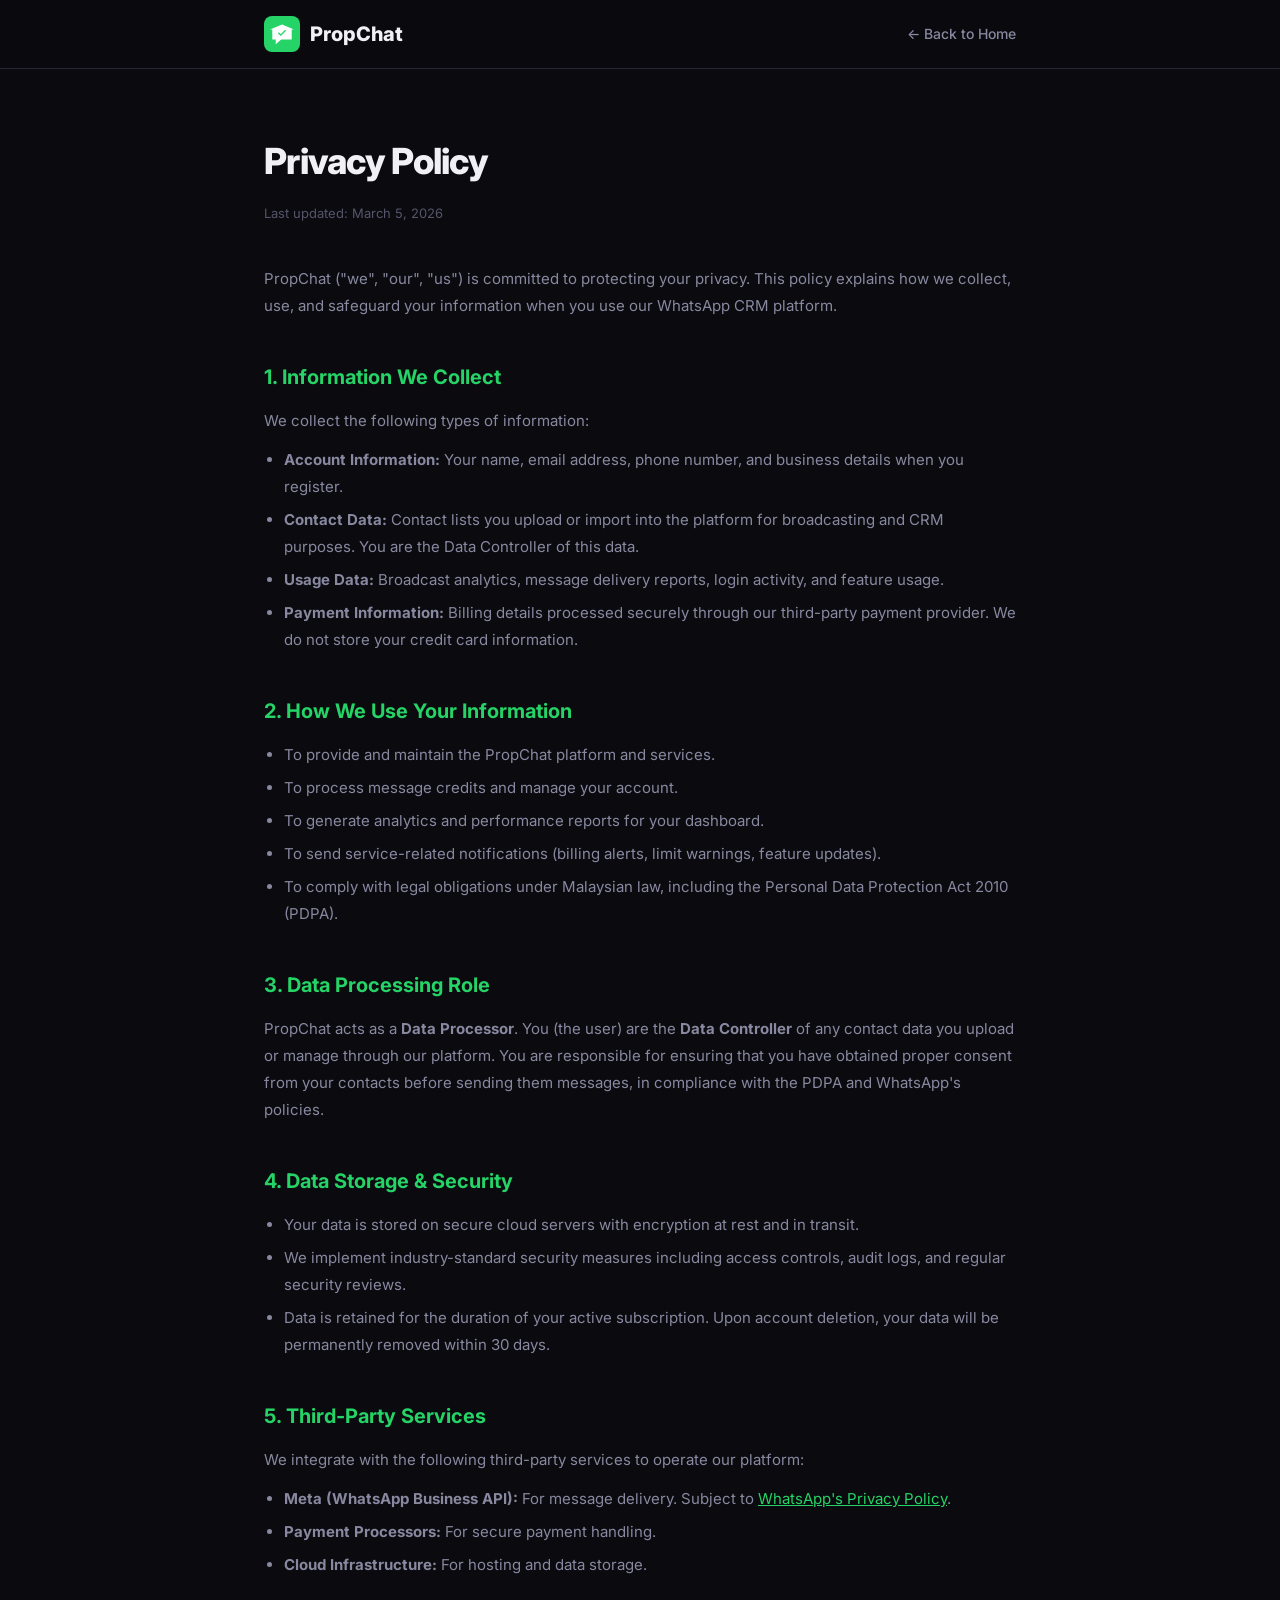
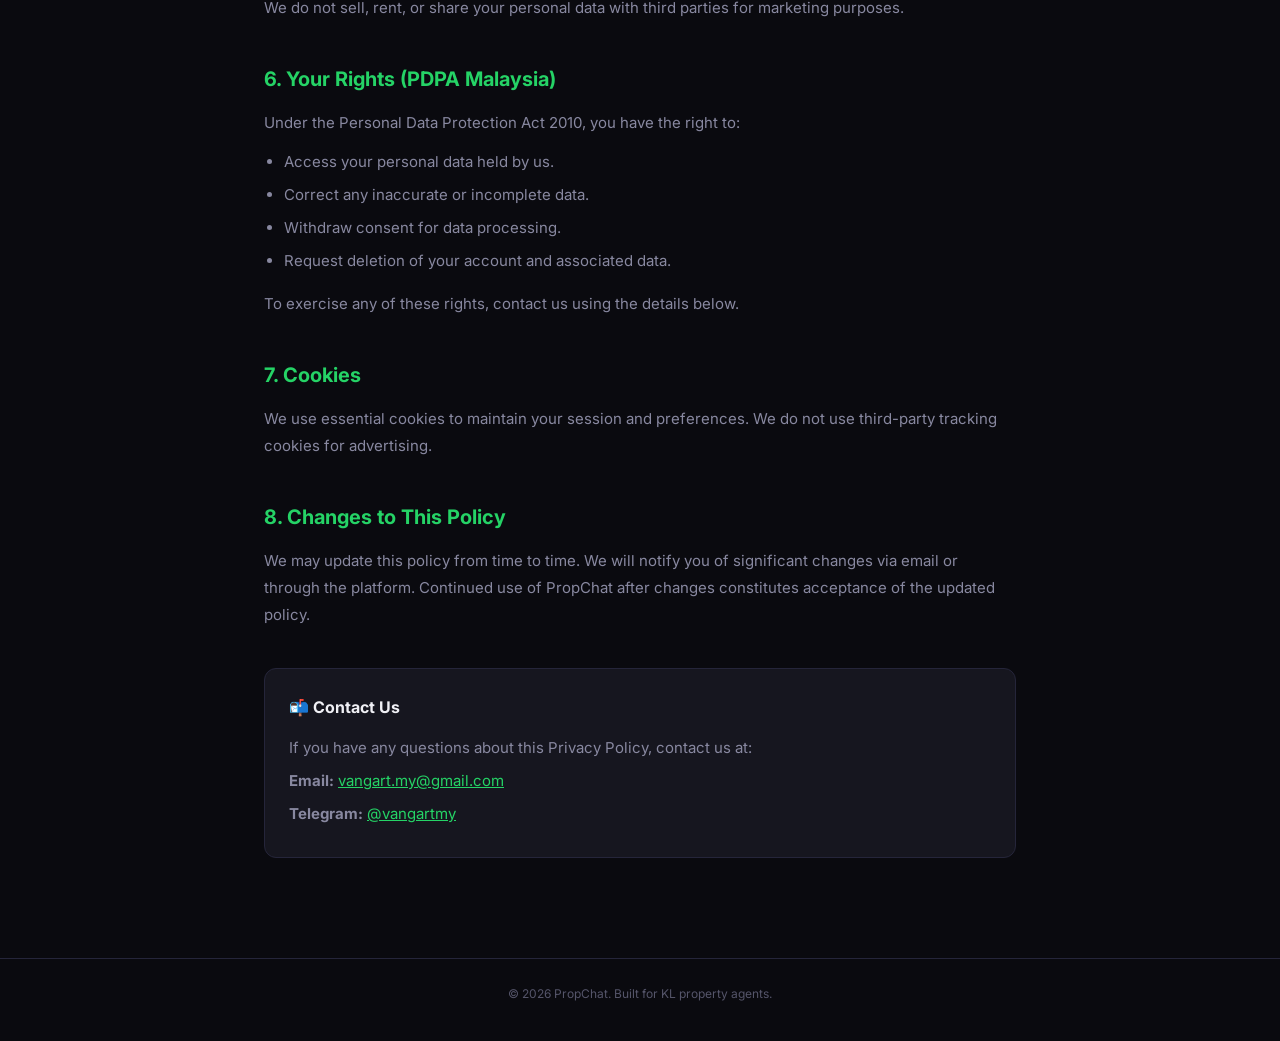
<file: privacy.html>
<!DOCTYPE html>
<html lang="en">

<head>
    <meta charset="UTF-8">
    <meta name="viewport" content="width=device-width, initial-scale=1.0">
    <title>Privacy Policy — PropChat</title>
    <link rel="icon" type="image/svg+xml" href="favicon.svg">
    <link href="https://fonts.googleapis.com/css2?family=Inter:wght@300;400;500;600;700;800&display=swap"
        rel="stylesheet">
    <style>
        *,
        *::before,
        *::after {
            margin: 0;
            padding: 0;
            box-sizing: border-box;
        }

        body {
            font-family: 'Inter', sans-serif;
            background: #0a0a0f;
            color: #f0f0f5;
            line-height: 1.8;
            -webkit-font-smoothing: antialiased;
        }

        .nav {
            position: sticky;
            top: 0;
            z-index: 100;
            padding: 16px 0;
            background: rgba(10, 10, 15, 0.9);
            backdrop-filter: blur(20px);
            border-bottom: 1px solid #25253a;
        }

        .nav__inner {
            max-width: 800px;
            margin: 0 auto;
            padding: 0 24px;
            display: flex;
            align-items: center;
            justify-content: space-between;
        }

        .nav__logo {
            display: flex;
            align-items: center;
            gap: 10px;
            font-size: 20px;
            font-weight: 800;
            text-decoration: none;
            color: #f0f0f5;
        }

        .nav__logo-icon {
            width: 36px;
            height: 36px;
            border-radius: 8px;
        }

        .nav__back {
            color: #8888a0;
            text-decoration: none;
            font-size: 14px;
            font-weight: 500;
            transition: color 0.2s;
        }

        .nav__back:hover {
            color: #25d366;
        }

        .container {
            max-width: 800px;
            margin: 0 auto;
            padding: 60px 24px 100px;
        }

        h1 {
            font-size: 36px;
            font-weight: 800;
            margin-bottom: 8px;
            letter-spacing: -0.02em;
        }

        .updated {
            font-size: 13px;
            color: #55556a;
            margin-bottom: 40px;
        }

        h2 {
            font-size: 20px;
            font-weight: 700;
            margin-top: 40px;
            margin-bottom: 12px;
            color: #25d366;
        }

        p,
        li {
            font-size: 15px;
            color: #8888a0;
            margin-bottom: 12px;
        }

        ul {
            padding-left: 20px;
            margin-bottom: 16px;
        }

        li {
            margin-bottom: 6px;
        }

        a {
            color: #25d366;
        }

        .contact-box {
            background: #16161f;
            border: 1px solid #25253a;
            border-radius: 12px;
            padding: 24px;
            margin-top: 40px;
        }

        .contact-box h3 {
            font-size: 16px;
            font-weight: 700;
            margin-bottom: 12px;
        }

        .contact-box p {
            margin-bottom: 6px;
        }

        .footer {
            border-top: 1px solid #25253a;
            padding: 24px 0;
            text-align: center;
        }

        .footer p {
            font-size: 12px;
            color: #55556a;
        }
    </style>
</head>

<body>
    <nav class="nav">
        <div class="nav__inner">
            <a href="index.html" class="nav__logo">
                <img src="favicon.svg" alt="PropChat" class="nav__logo-icon"> PropChat
            </a>
            <a href="index.html" class="nav__back">← Back to Home</a>
        </div>
    </nav>

    <div class="container">
        <h1>Privacy Policy</h1>
        <p class="updated">Last updated: March 5, 2026</p>

        <p>PropChat ("we", "our", "us") is committed to protecting your privacy. This policy explains how we collect,
            use, and safeguard your information when you use our WhatsApp CRM platform.</p>

        <h2>1. Information We Collect</h2>
        <p>We collect the following types of information:</p>
        <ul>
            <li><strong>Account Information:</strong> Your name, email address, phone number, and business details when
                you register.</li>
            <li><strong>Contact Data:</strong> Contact lists you upload or import into the platform for broadcasting and
                CRM purposes. You are the Data Controller of this data.</li>
            <li><strong>Usage Data:</strong> Broadcast analytics, message delivery reports, login activity, and feature
                usage.</li>
            <li><strong>Payment Information:</strong> Billing details processed securely through our third-party payment
                provider. We do not store your credit card information.</li>
        </ul>

        <h2>2. How We Use Your Information</h2>
        <ul>
            <li>To provide and maintain the PropChat platform and services.</li>
            <li>To process message credits and manage your account.</li>
            <li>To generate analytics and performance reports for your dashboard.</li>
            <li>To send service-related notifications (billing alerts, limit warnings, feature updates).</li>
            <li>To comply with legal obligations under Malaysian law, including the Personal Data Protection Act 2010
                (PDPA).</li>
        </ul>

        <h2>3. Data Processing Role</h2>
        <p>PropChat acts as a <strong>Data Processor</strong>. You (the user) are the <strong>Data Controller</strong>
            of any contact data you upload or manage through our platform. You are responsible for ensuring that you
            have obtained proper consent from your contacts before sending them messages, in compliance with the PDPA
            and WhatsApp's policies.</p>

        <h2>4. Data Storage & Security</h2>
        <ul>
            <li>Your data is stored on secure cloud servers with encryption at rest and in transit.</li>
            <li>We implement industry-standard security measures including access controls, audit logs, and regular
                security reviews.</li>
            <li>Data is retained for the duration of your active subscription. Upon account deletion, your data will be
                permanently removed within 30 days.</li>
        </ul>

        <h2>5. Third-Party Services</h2>
        <p>We integrate with the following third-party services to operate our platform:</p>
        <ul>
            <li><strong>Meta (WhatsApp Business API):</strong> For message delivery. Subject to <a
                    href="https://www.whatsapp.com/legal/privacy-policy" target="_blank">WhatsApp's Privacy Policy</a>.
            </li>
            <li><strong>Payment Processors:</strong> For secure payment handling.</li>
            <li><strong>Cloud Infrastructure:</strong> For hosting and data storage.</li>
        </ul>
        <p>We do not sell, rent, or share your personal data with third parties for marketing purposes.</p>

        <h2>6. Your Rights (PDPA Malaysia)</h2>
        <p>Under the Personal Data Protection Act 2010, you have the right to:</p>
        <ul>
            <li>Access your personal data held by us.</li>
            <li>Correct any inaccurate or incomplete data.</li>
            <li>Withdraw consent for data processing.</li>
            <li>Request deletion of your account and associated data.</li>
        </ul>
        <p>To exercise any of these rights, contact us using the details below.</p>

        <h2>7. Cookies</h2>
        <p>We use essential cookies to maintain your session and preferences. We do not use third-party tracking cookies
            for advertising.</p>

        <h2>8. Changes to This Policy</h2>
        <p>We may update this policy from time to time. We will notify you of significant changes via email or through
            the platform. Continued use of PropChat after changes constitutes acceptance of the updated policy.</p>

        <div class="contact-box">
            <h3>📬 Contact Us</h3>
            <p>If you have any questions about this Privacy Policy, contact us at:</p>
            <p><strong>Email:</strong> <a href="mailto:vangart.my@gmail.com">vangart.my@gmail.com</a></p>
            <p><strong>Telegram:</strong> <a href="https://t.me/vangartmy" target="_blank">@vangartmy</a></p>
        </div>
    </div>

    <footer class="footer">
        <p>© 2026 PropChat. Built for KL property agents.</p>
    </footer>
</body>

</html>
</file>
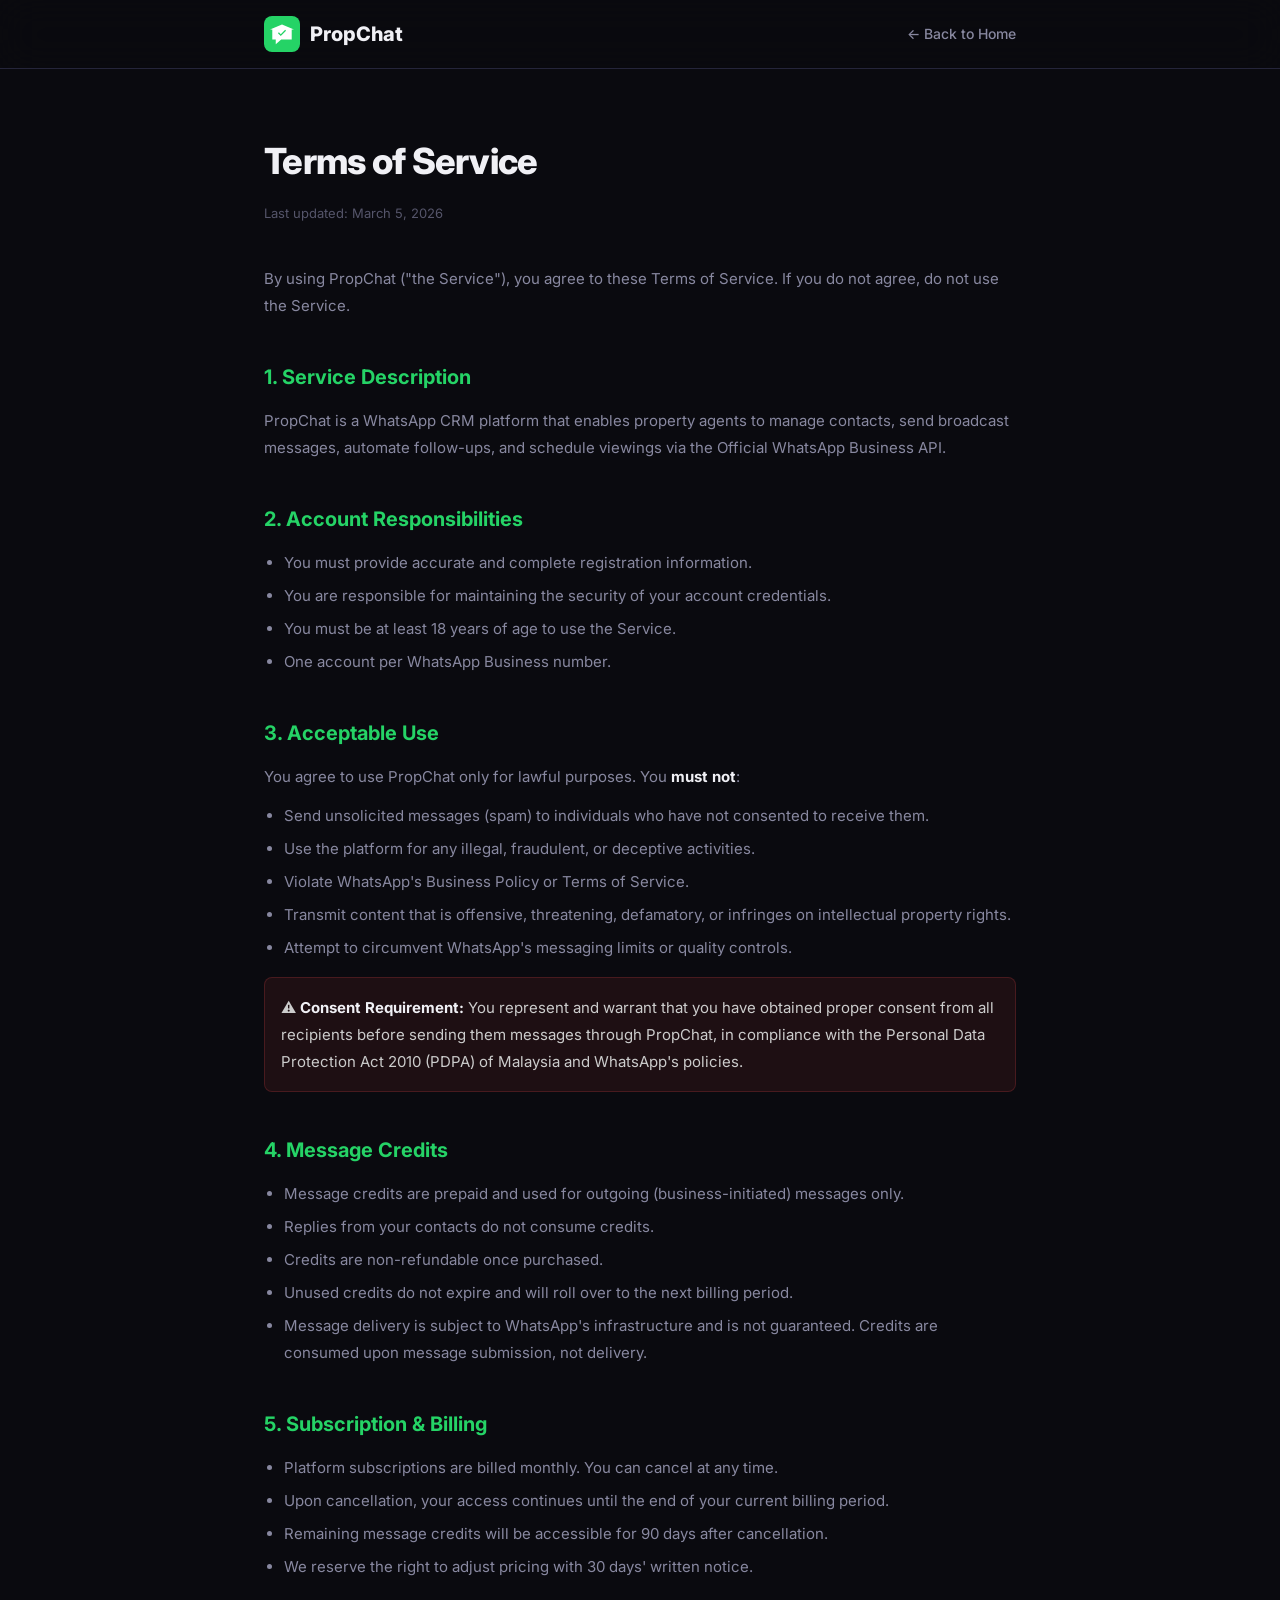
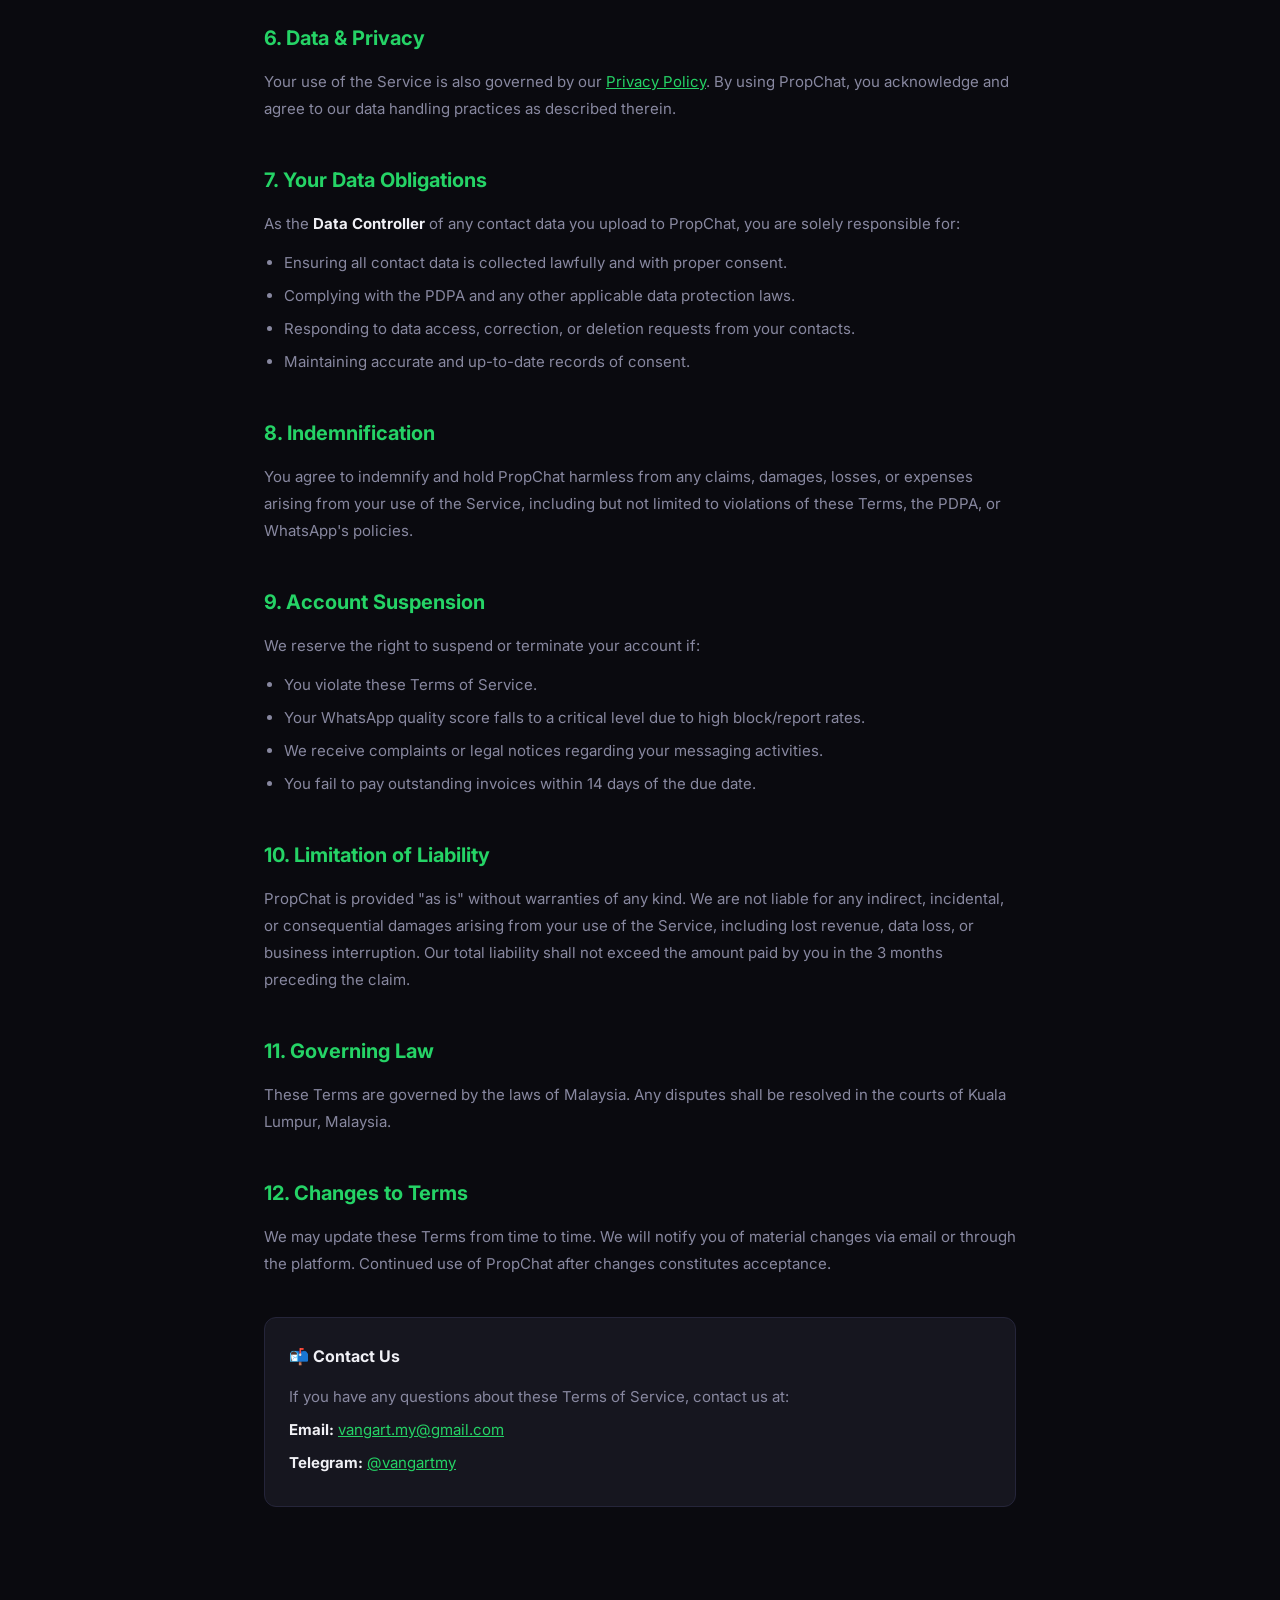
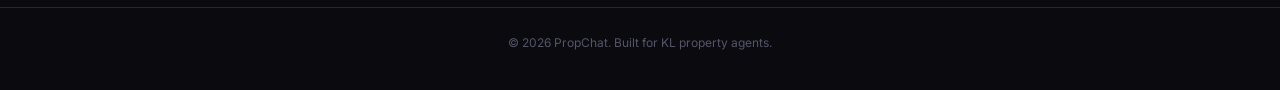
<file: terms.html>
<!DOCTYPE html>
<html lang="en">

<head>
    <meta charset="UTF-8">
    <meta name="viewport" content="width=device-width, initial-scale=1.0">
    <title>Terms of Service — PropChat</title>
    <link rel="icon" type="image/svg+xml" href="favicon.svg">
    <link href="https://fonts.googleapis.com/css2?family=Inter:wght@300;400;500;600;700;800&display=swap"
        rel="stylesheet">
    <style>
        *,
        *::before,
        *::after {
            margin: 0;
            padding: 0;
            box-sizing: border-box;
        }

        body {
            font-family: 'Inter', sans-serif;
            background: #0a0a0f;
            color: #f0f0f5;
            line-height: 1.8;
            -webkit-font-smoothing: antialiased;
        }

        .nav {
            position: sticky;
            top: 0;
            z-index: 100;
            padding: 16px 0;
            background: rgba(10, 10, 15, 0.9);
            backdrop-filter: blur(20px);
            border-bottom: 1px solid #25253a;
        }

        .nav__inner {
            max-width: 800px;
            margin: 0 auto;
            padding: 0 24px;
            display: flex;
            align-items: center;
            justify-content: space-between;
        }

        .nav__logo {
            display: flex;
            align-items: center;
            gap: 10px;
            font-size: 20px;
            font-weight: 800;
            text-decoration: none;
            color: #f0f0f5;
        }

        .nav__logo-icon {
            width: 36px;
            height: 36px;
            border-radius: 8px;
        }

        .nav__back {
            color: #8888a0;
            text-decoration: none;
            font-size: 14px;
            font-weight: 500;
            transition: color 0.2s;
        }

        .nav__back:hover {
            color: #25d366;
        }

        .container {
            max-width: 800px;
            margin: 0 auto;
            padding: 60px 24px 100px;
        }

        h1 {
            font-size: 36px;
            font-weight: 800;
            margin-bottom: 8px;
            letter-spacing: -0.02em;
        }

        .updated {
            font-size: 13px;
            color: #55556a;
            margin-bottom: 40px;
        }

        h2 {
            font-size: 20px;
            font-weight: 700;
            margin-top: 40px;
            margin-bottom: 12px;
            color: #25d366;
        }

        p,
        li {
            font-size: 15px;
            color: #8888a0;
            margin-bottom: 12px;
        }

        ul {
            padding-left: 20px;
            margin-bottom: 16px;
        }

        li {
            margin-bottom: 6px;
        }

        a {
            color: #25d366;
        }

        strong {
            color: #f0f0f5;
        }

        .highlight {
            background: #ff4d4d15;
            border: 1px solid #ff4d4d30;
            border-radius: 8px;
            padding: 16px;
            margin: 16px 0;
        }

        .highlight p {
            color: #ccc;
            margin-bottom: 0;
        }

        .contact-box {
            background: #16161f;
            border: 1px solid #25253a;
            border-radius: 12px;
            padding: 24px;
            margin-top: 40px;
        }

        .contact-box h3 {
            font-size: 16px;
            font-weight: 700;
            margin-bottom: 12px;
        }

        .contact-box p {
            margin-bottom: 6px;
        }

        .footer {
            border-top: 1px solid #25253a;
            padding: 24px 0;
            text-align: center;
        }

        .footer p {
            font-size: 12px;
            color: #55556a;
        }
    </style>
</head>

<body>
    <nav class="nav">
        <div class="nav__inner">
            <a href="index.html" class="nav__logo">
                <img src="favicon.svg" alt="PropChat" class="nav__logo-icon"> PropChat
            </a>
            <a href="index.html" class="nav__back">← Back to Home</a>
        </div>
    </nav>

    <div class="container">
        <h1>Terms of Service</h1>
        <p class="updated">Last updated: March 5, 2026</p>

        <p>By using PropChat ("the Service"), you agree to these Terms of Service. If you do not agree, do not use the
            Service.</p>

        <h2>1. Service Description</h2>
        <p>PropChat is a WhatsApp CRM platform that enables property agents to manage contacts, send broadcast messages,
            automate follow-ups, and schedule viewings via the Official WhatsApp Business API.</p>

        <h2>2. Account Responsibilities</h2>
        <ul>
            <li>You must provide accurate and complete registration information.</li>
            <li>You are responsible for maintaining the security of your account credentials.</li>
            <li>You must be at least 18 years of age to use the Service.</li>
            <li>One account per WhatsApp Business number.</li>
        </ul>

        <h2>3. Acceptable Use</h2>
        <p>You agree to use PropChat only for lawful purposes. You <strong>must not</strong>:</p>
        <ul>
            <li>Send unsolicited messages (spam) to individuals who have not consented to receive them.</li>
            <li>Use the platform for any illegal, fraudulent, or deceptive activities.</li>
            <li>Violate WhatsApp's Business Policy or Terms of Service.</li>
            <li>Transmit content that is offensive, threatening, defamatory, or infringes on intellectual property
                rights.</li>
            <li>Attempt to circumvent WhatsApp's messaging limits or quality controls.</li>
        </ul>

        <div class="highlight">
            <p>⚠️ <strong>Consent Requirement:</strong> You represent and warrant that you have obtained proper consent
                from all recipients before sending them messages through PropChat, in compliance with the Personal Data
                Protection Act 2010 (PDPA) of Malaysia and WhatsApp's policies.</p>
        </div>

        <h2>4. Message Credits</h2>
        <ul>
            <li>Message credits are prepaid and used for outgoing (business-initiated) messages only.</li>
            <li>Replies from your contacts do not consume credits.</li>
            <li>Credits are non-refundable once purchased.</li>
            <li>Unused credits do not expire and will roll over to the next billing period.</li>
            <li>Message delivery is subject to WhatsApp's infrastructure and is not guaranteed. Credits are consumed
                upon message submission, not delivery.</li>
        </ul>

        <h2>5. Subscription & Billing</h2>
        <ul>
            <li>Platform subscriptions are billed monthly. You can cancel at any time.</li>
            <li>Upon cancellation, your access continues until the end of your current billing period.</li>
            <li>Remaining message credits will be accessible for 90 days after cancellation.</li>
            <li>We reserve the right to adjust pricing with 30 days' written notice.</li>
        </ul>

        <h2>6. Data & Privacy</h2>
        <p>Your use of the Service is also governed by our <a href="privacy.html">Privacy Policy</a>. By using PropChat,
            you acknowledge and agree to our data handling practices as described therein.</p>

        <h2>7. Your Data Obligations</h2>
        <p>As the <strong>Data Controller</strong> of any contact data you upload to PropChat, you are solely
            responsible for:</p>
        <ul>
            <li>Ensuring all contact data is collected lawfully and with proper consent.</li>
            <li>Complying with the PDPA and any other applicable data protection laws.</li>
            <li>Responding to data access, correction, or deletion requests from your contacts.</li>
            <li>Maintaining accurate and up-to-date records of consent.</li>
        </ul>

        <h2>8. Indemnification</h2>
        <p>You agree to indemnify and hold PropChat harmless from any claims, damages, losses, or expenses arising from
            your use of the Service, including but not limited to violations of these Terms, the PDPA, or WhatsApp's
            policies.</p>

        <h2>9. Account Suspension</h2>
        <p>We reserve the right to suspend or terminate your account if:</p>
        <ul>
            <li>You violate these Terms of Service.</li>
            <li>Your WhatsApp quality score falls to a critical level due to high block/report rates.</li>
            <li>We receive complaints or legal notices regarding your messaging activities.</li>
            <li>You fail to pay outstanding invoices within 14 days of the due date.</li>
        </ul>

        <h2>10. Limitation of Liability</h2>
        <p>PropChat is provided "as is" without warranties of any kind. We are not liable for any indirect, incidental,
            or consequential damages arising from your use of the Service, including lost revenue, data loss, or
            business interruption. Our total liability shall not exceed the amount paid by you in the 3 months preceding
            the claim.</p>

        <h2>11. Governing Law</h2>
        <p>These Terms are governed by the laws of Malaysia. Any disputes shall be resolved in the courts of Kuala
            Lumpur, Malaysia.</p>

        <h2>12. Changes to Terms</h2>
        <p>We may update these Terms from time to time. We will notify you of material changes via email or through the
            platform. Continued use of PropChat after changes constitutes acceptance.</p>

        <div class="contact-box">
            <h3>📬 Contact Us</h3>
            <p>If you have any questions about these Terms of Service, contact us at:</p>
            <p><strong>Email:</strong> <a href="mailto:vangart.my@gmail.com">vangart.my@gmail.com</a></p>
            <p><strong>Telegram:</strong> <a href="https://t.me/vangartmy" target="_blank">@vangartmy</a></p>
        </div>
    </div>

    <footer class="footer">
        <p>© 2026 PropChat. Built for KL property agents.</p>
    </footer>
</body>

</html>
</file>
